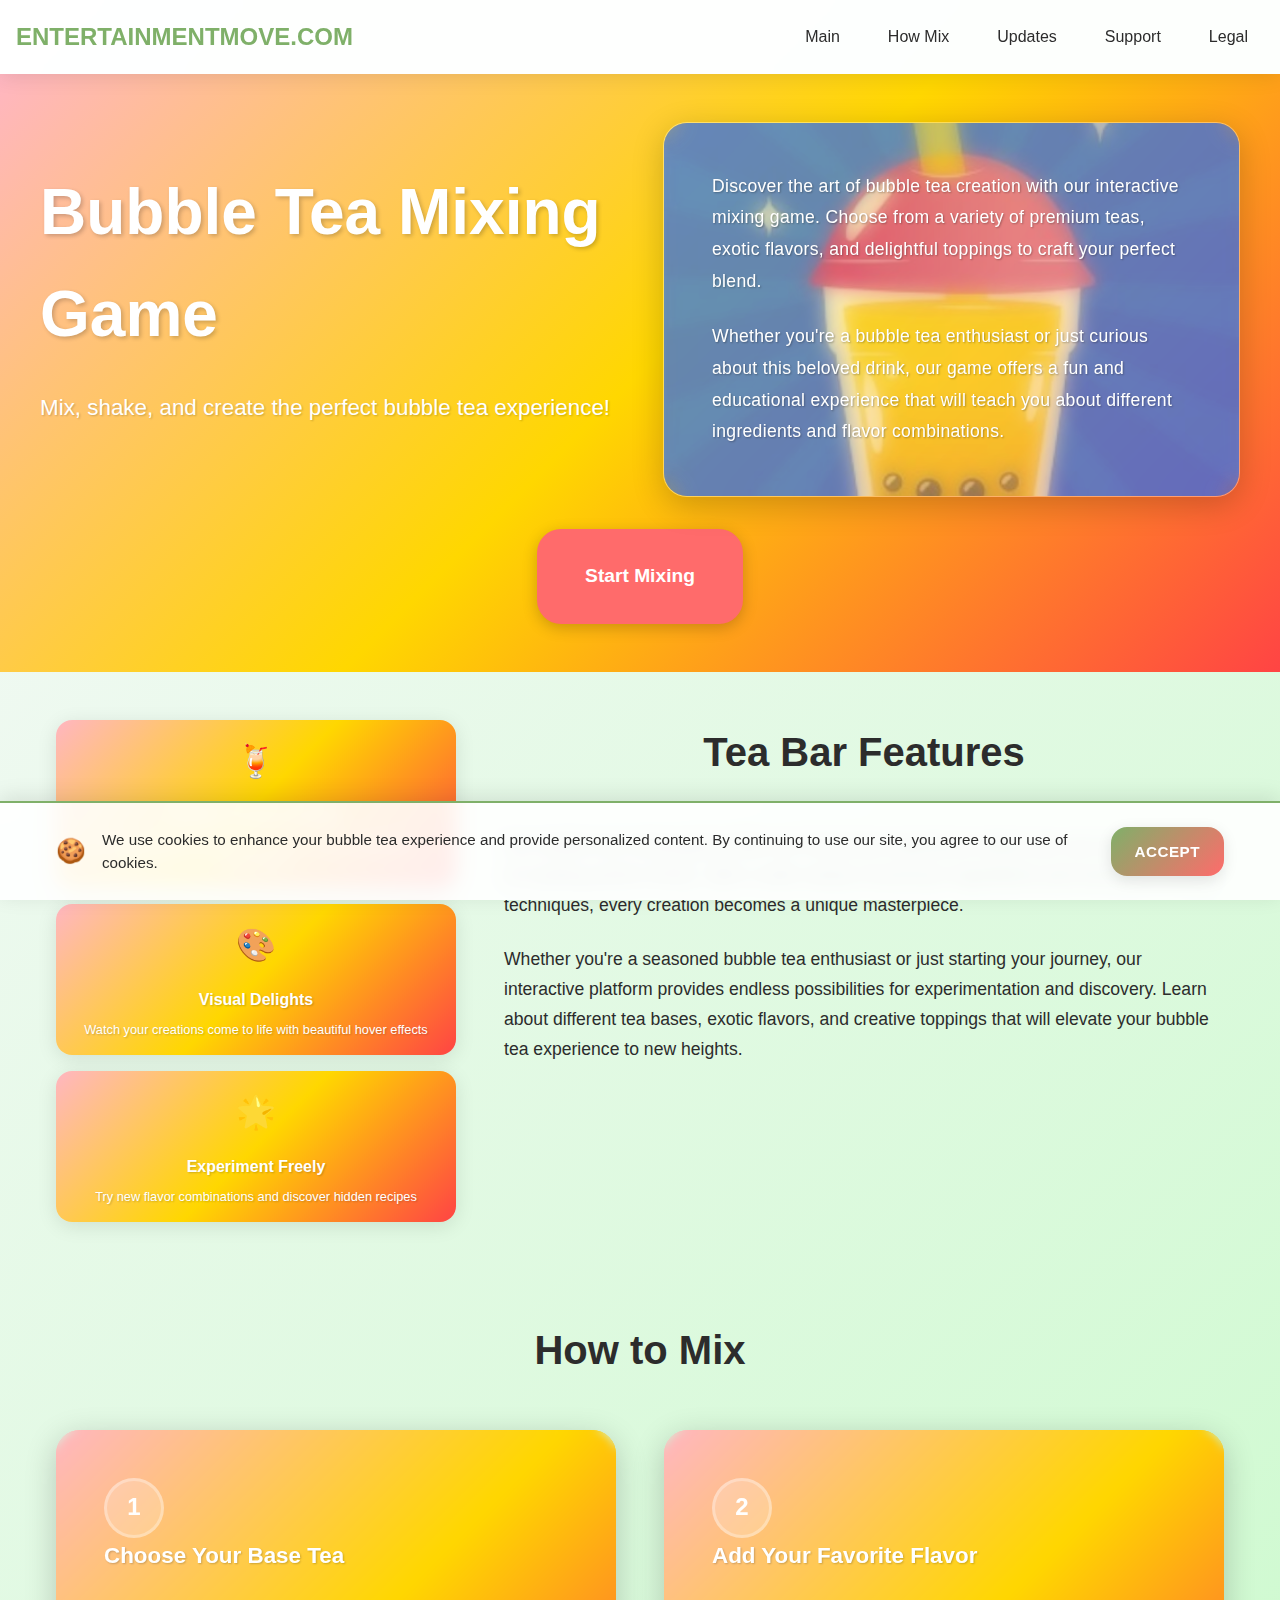
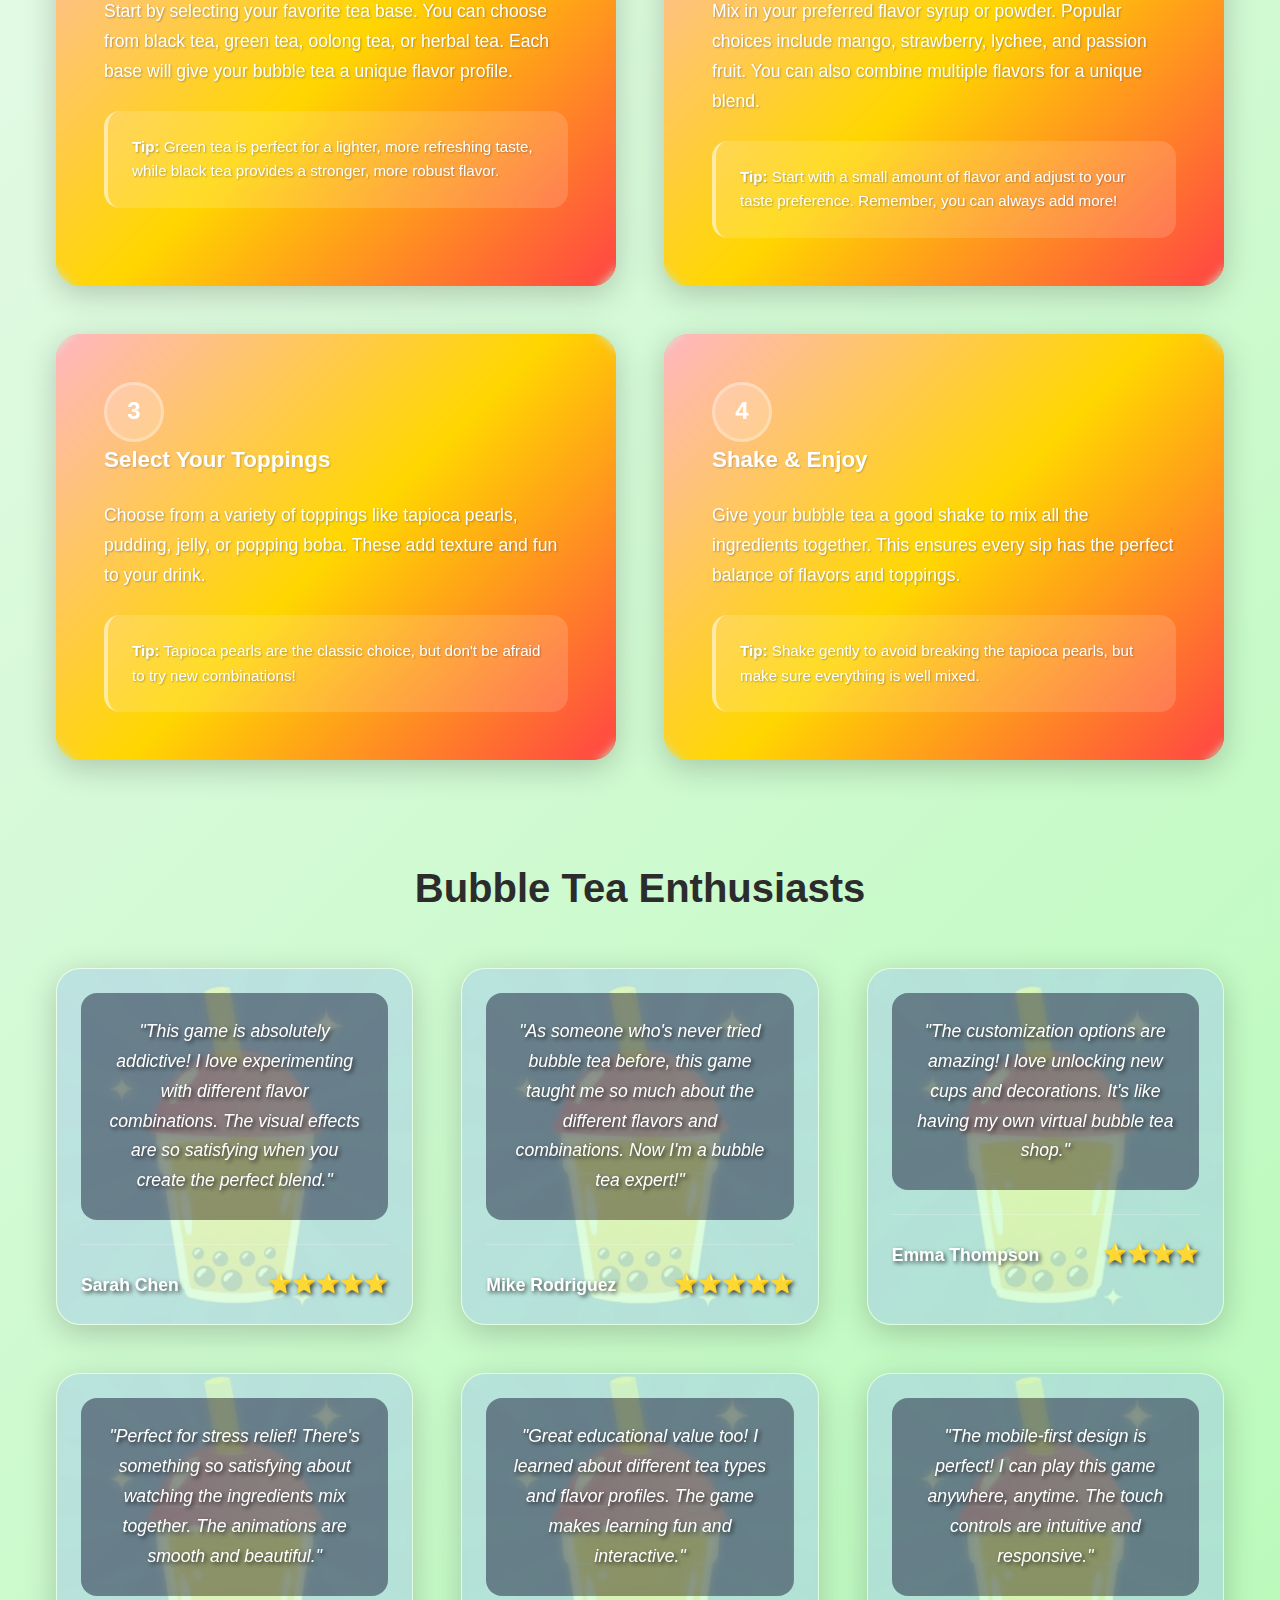
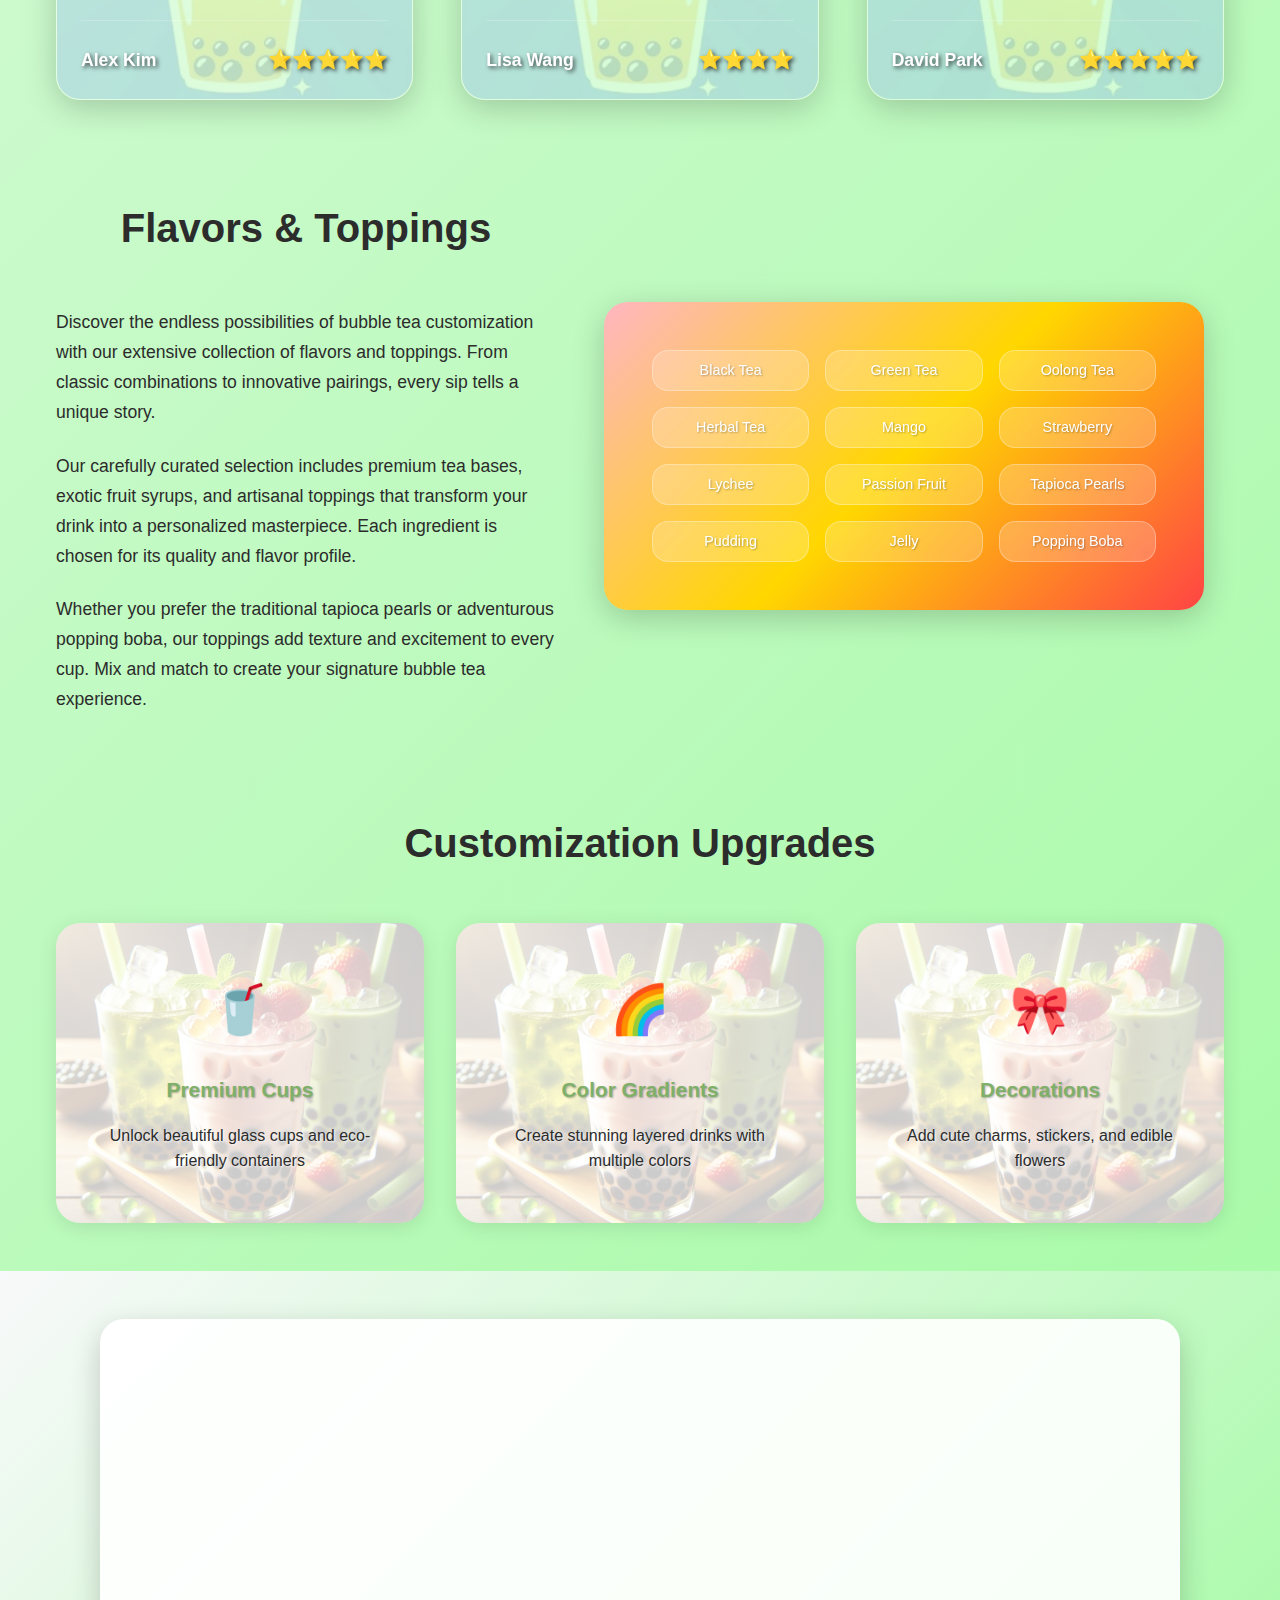
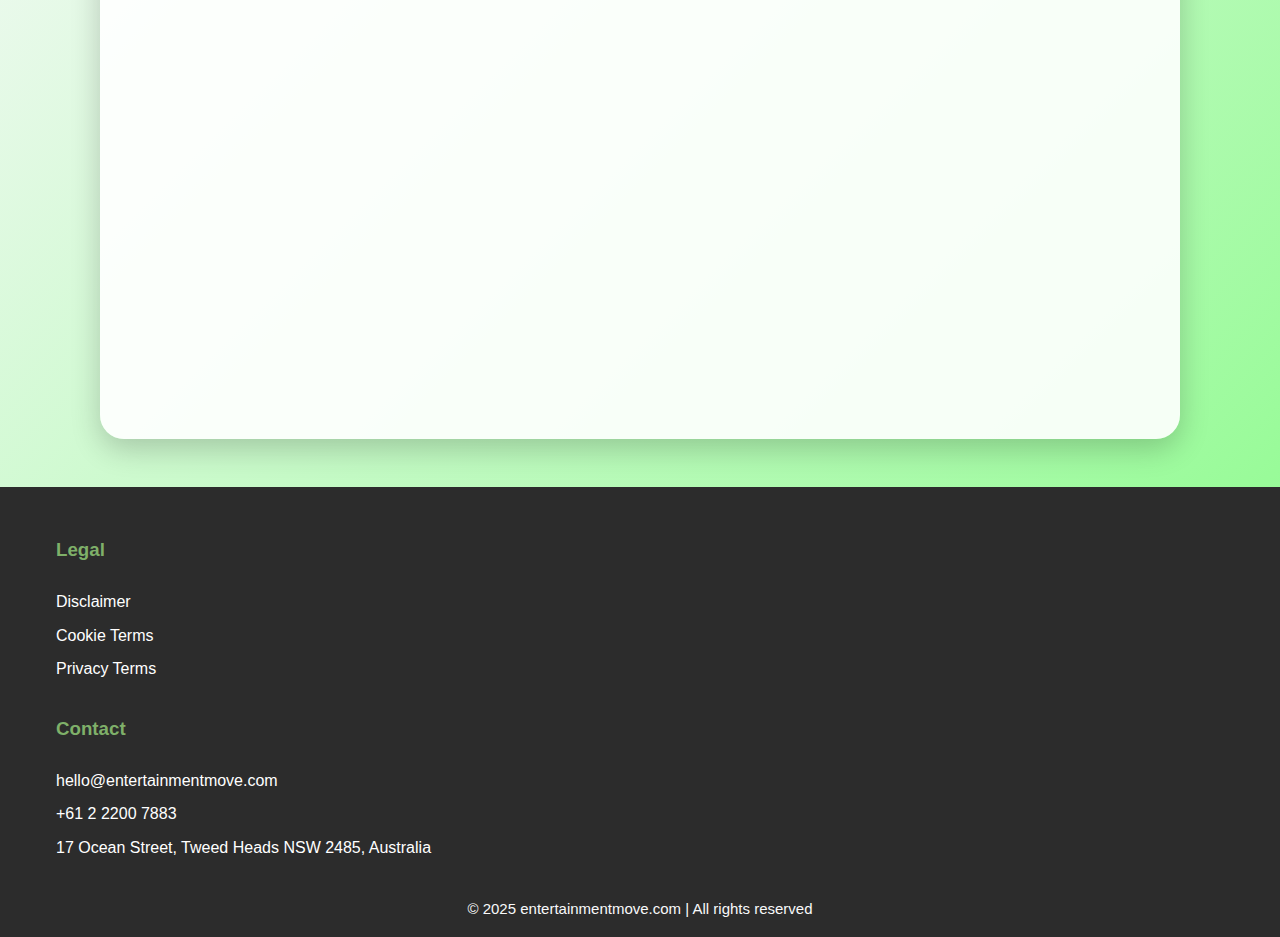
<file: index.html>
<!DOCTYPE html>
<html lang="en">
  <head>
    <meta charset="UTF-8" />
    <meta name="viewport" content="width=device-width, initial-scale=1.0" />
    <meta
      name="description"
      content="Create your perfect bubble tea blend with our interactive mixing game. Choose from premium teas, exotic flavors, and delightful toppings to craft unique drinks. Experience the art of bubble tea creation!"
    />
    <title>
      Bubble Tea Mixing Game - Create Your Perfect Blend | entertainmentmove.com
    </title>
    <link rel="icon" href="assets/favicon.ico" />
    <link rel="stylesheet" href="css/brew-styles.css" />
    <link rel="stylesheet" href="css/tea-animations.css" />
  </head>
  <body>
    <div id="header-container"></div>

    <main class="brew-main">
      <!-- Hero Section -->
      <section class="tea-hero">
        <div class="tea-hero-container">
          <div class="tea-hero-content">
            <h1 class="tea-hero-title">Bubble Tea Mixing Game</h1>
            <p class="tea-hero-slogan">
              Mix, shake, and create the perfect bubble tea experience!
            </p>
          </div>
          <div class="tea-hero-card">
            <div class="tea-card-background"></div>
            <div class="tea-card-content">
              <p class="tea-card-text">
                Discover the art of bubble tea creation with our interactive
                mixing game. Choose from a variety of premium teas, exotic
                flavors, and delightful toppings to craft your perfect blend.
              </p>
              <p class="tea-card-text">
                Whether you're a bubble tea enthusiast or just curious about
                this beloved drink, our game offers a fun and educational
                experience that will teach you about different ingredients and
                flavor combinations.
              </p>
            </div>
          </div>
        </div>
        <div class="tea-hero-action">
          <a href="#game-section" class="tea-mix-btn"> Start Mixing </a>
        </div>
      </section>

      <!-- Tea Bar Features -->
      <section class="tea-bar-features">
        <div class="features-brew-container">
          <div class="features-bubble-grid">
            <div class="feature-bubble-card">
              <div class="feature-bubble-icon">🍹</div>
              <h3>Create Custom Drinks</h3>
              <p>
                Mix and match ingredients to create unique bubble tea
                combinations
              </p>
            </div>
            <div class="feature-bubble-card">
              <div class="feature-bubble-icon">🎨</div>
              <h3>Visual Delights</h3>
              <p>
                Watch your creations come to life with beautiful hover effects
              </p>
            </div>
            <div class="feature-bubble-card">
              <div class="feature-bubble-icon">🌟</div>
              <h3>Experiment Freely</h3>
              <p>Try new flavor combinations and discover hidden recipes</p>
            </div>
          </div>
          <div class="features-bubble-content">
            <h2 class="features-bubble-title">Tea Bar Features</h2>
            <p class="features-bubble-text">
              Our bubble tea mixing game offers an immersive experience where
              you can explore the art of creating perfect drinks. With a wide
              variety of premium ingredients and innovative mixing techniques,
              every creation becomes a unique masterpiece.
            </p>
            <p class="features-bubble-text">
              Whether you're a seasoned bubble tea enthusiast or just starting
              your journey, our interactive platform provides endless
              possibilities for experimentation and discovery. Learn about
              different tea bases, exotic flavors, and creative toppings that
              will elevate your bubble tea experience to new heights.
            </p>
          </div>
        </div>
      </section>

      <!-- How to Mix -->
      <section id="how-to-play" class="how-to-mix">
        <div class="mix-brew-container">
          <h2 class="mix-bubble-title">How to Mix</h2>
          <div id="mix-instructions" class="mix-bubble-content">
            <!-- Content loaded from JSON -->
          </div>
        </div>
      </section>

      <!-- Customer Feedback -->
      <section class="customer-feedback">
        <div class="feedback-brew-container">
          <h2 class="feedback-bubble-title">Bubble Tea Enthusiasts</h2>
          <div id="feedback-grid" class="feedback-bubble-grid">
            <!-- Content loaded from JSON -->
          </div>
        </div>
      </section>

      <!-- Flavors & Toppings -->
      <section class="flavors-toppings">
        <div class="flavors-brew-container">
          <div class="flavors-bubble-layout">
            <div class="flavors-bubble-content">
              <h2 class="flavors-bubble-title">Flavors & Toppings</h2>
              <p class="flavors-bubble-text">
                Discover the endless possibilities of bubble tea customization
                with our extensive collection of flavors and toppings. From
                classic combinations to innovative pairings, every sip tells a
                unique story.
              </p>
              <p class="flavors-bubble-text">
                Our carefully curated selection includes premium tea bases,
                exotic fruit syrups, and artisanal toppings that transform your
                drink into a personalized masterpiece. Each ingredient is chosen
                for its quality and flavor profile.
              </p>
              <p class="flavors-bubble-text">
                Whether you prefer the traditional tapioca pearls or adventurous
                popping boba, our toppings add texture and excitement to every
                cup. Mix and match to create your signature bubble tea
                experience.
              </p>
            </div>
            <div class="flavors-bubble-card">
              <div class="flavor-items-grid">
                <span class="flavor-item">Black Tea</span>
                <span class="flavor-item">Green Tea</span>
                <span class="flavor-item">Oolong Tea</span>
                <span class="flavor-item">Herbal Tea</span>
                <span class="flavor-item">Mango</span>
                <span class="flavor-item">Strawberry</span>
                <span class="flavor-item">Lychee</span>
                <span class="flavor-item">Passion Fruit</span>
                <span class="flavor-item">Tapioca Pearls</span>
                <span class="flavor-item">Pudding</span>
                <span class="flavor-item">Jelly</span>
                <span class="flavor-item">Popping Boba</span>
              </div>
            </div>
          </div>
        </div>
      </section>

      <!-- Customization Upgrades -->
      <section class="customization-upgrades">
        <div class="upgrades-brew-container">
          <h2 class="upgrades-bubble-title">Customization Upgrades</h2>
          <div class="upgrades-bubble-grid">
            <div class="upgrade-bubble-card">
              <div class="upgrade-bubble-icon">🥤</div>
              <h3>Premium Cups</h3>
              <p>Unlock beautiful glass cups and eco-friendly containers</p>
            </div>
            <div class="upgrade-bubble-card">
              <div class="upgrade-bubble-icon">🌈</div>
              <h3>Color Gradients</h3>
              <p>Create stunning layered drinks with multiple colors</p>
            </div>
            <div class="upgrade-bubble-card">
              <div class="upgrade-bubble-icon">🎀</div>
              <h3>Decorations</h3>
              <p>Add cute charms, stickers, and edible flowers</p>
            </div>
          </div>
        </div>
      </section>

      <!-- Game Section -->
      <section id="game-section" class="game-section">
        <div class="game-container">
          <iframe
            src="https://html5.gamemonetize.co/cox71pgfzhhjtupdzu79zk96l0c9obbj/"
            width="1080"
            height="1920"
            scrolling="none"
            frameborder="0"
            class="game-iframe"
          >
          </iframe>
        </div>
      </section>
    </main>

    <div id="footer-container"></div>

    <!-- Cookie Consent Bar -->
    <div id="cookie-consent" class="cookie-consent">
      <div class="cookie-consent-content">
        <div class="cookie-consent-text">
          <span class="cookie-icon">🍪</span>
          <p>
            We use cookies to enhance your bubble tea experience and provide
            personalized content. By continuing to use our site, you agree to
            our use of cookies.
          </p>
        </div>
        <button id="cookie-accept" class="cookie-accept-btn">Accept</button>
      </div>
    </div>

    <script src="js/tea-loader.js"></script>
    <script src="js/bubble-interactions.js"></script>
    <script src="js/cookie-consent.js"></script>
  </body>
</html>
</file>
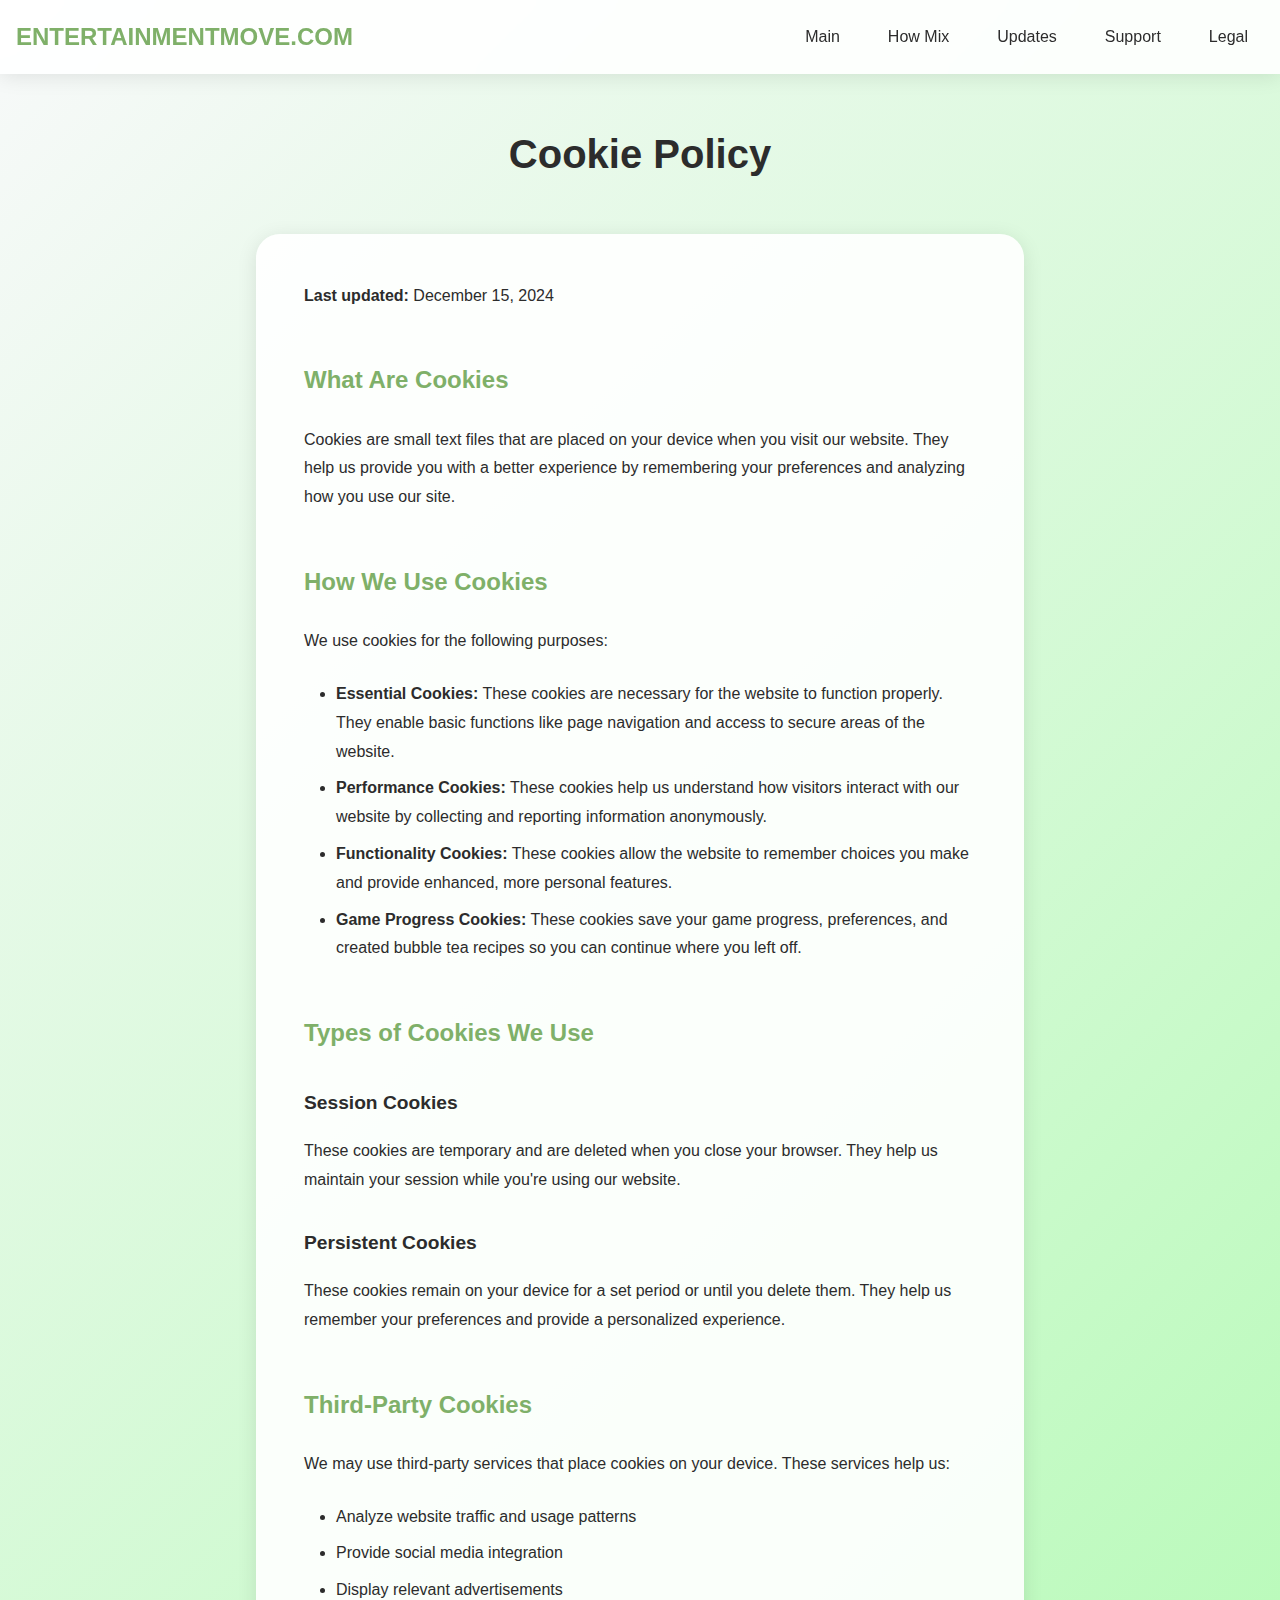
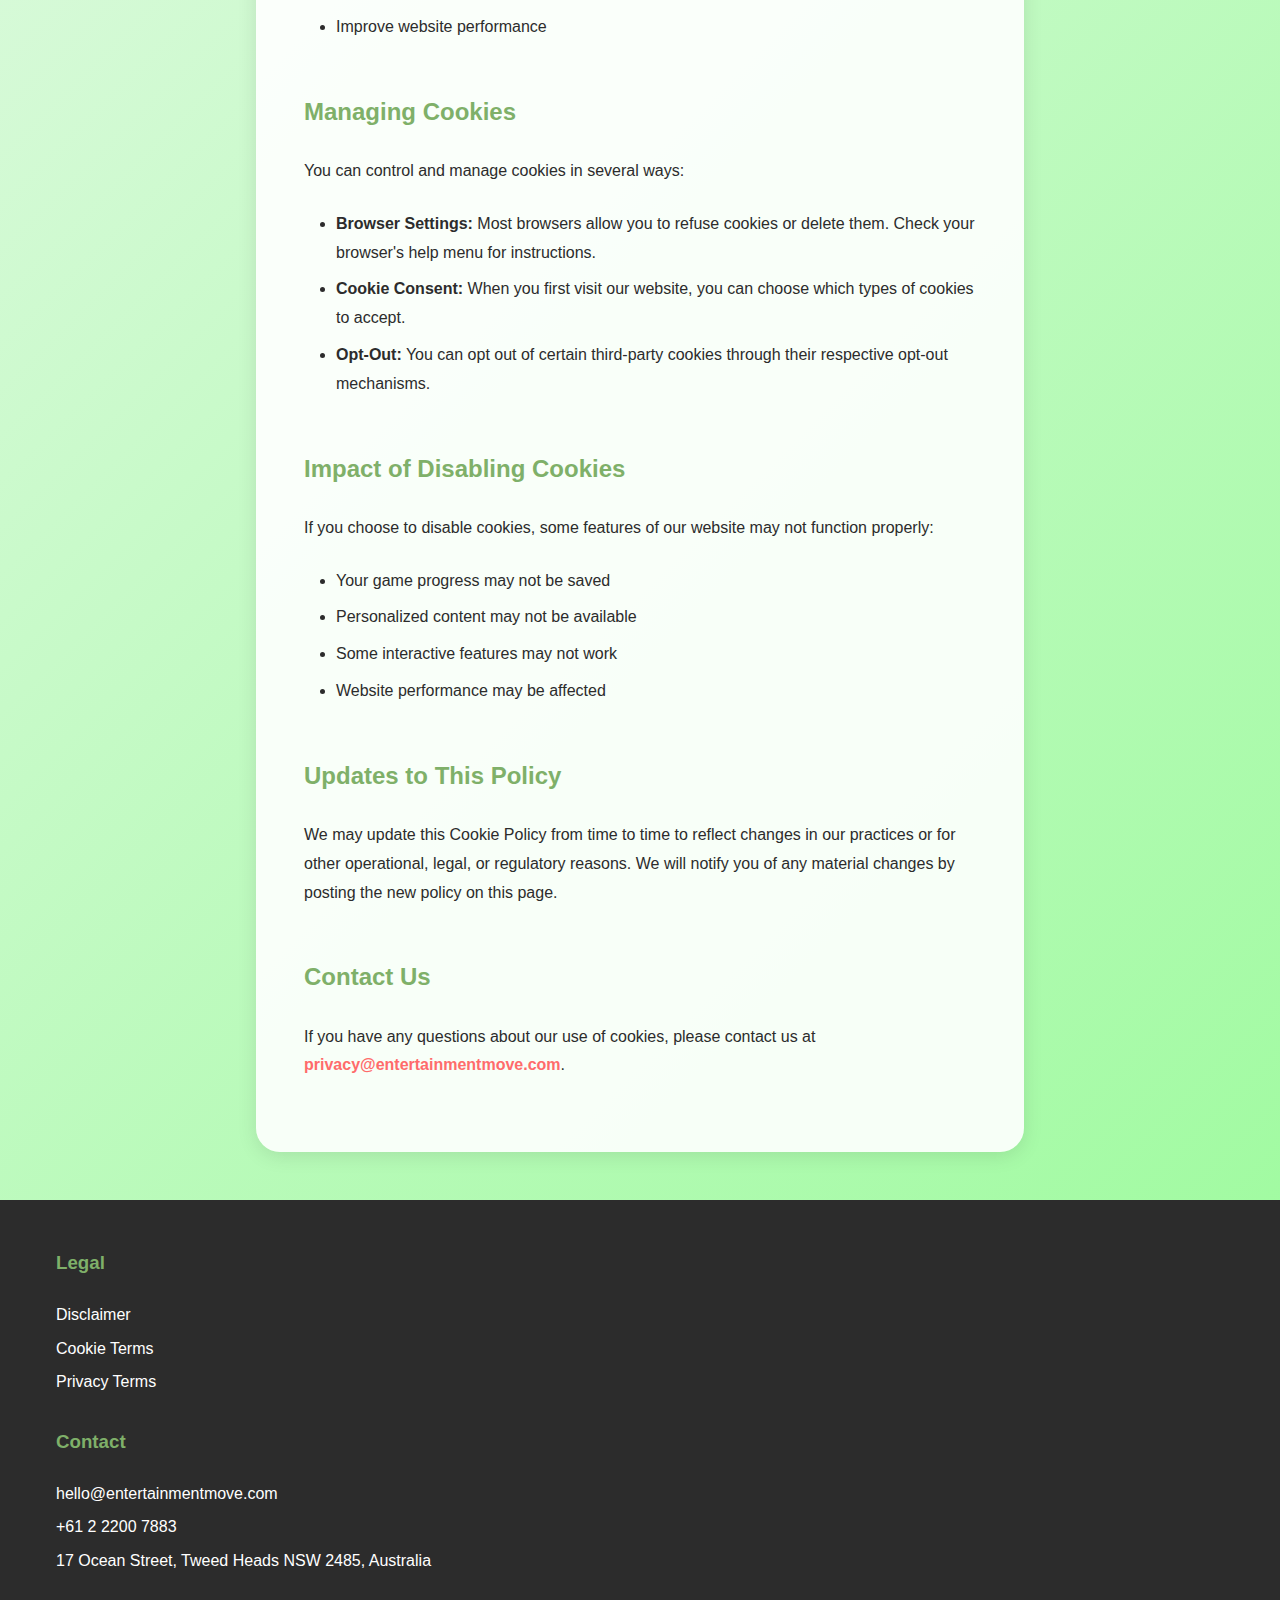
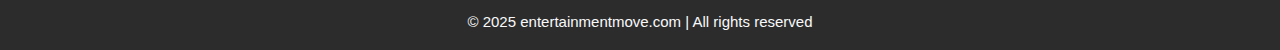
<file: boba-cookies.html>
<!DOCTYPE html>
<html lang="en">
  <head>
    <meta charset="UTF-8" />
    <meta name="viewport" content="width=device-width, initial-scale=1.0" />
    <meta
      name="description"
      content="Learn about how we use cookies on our bubble tea mixing game website. Understand cookie types, management options, and their impact on your gaming experience."
    />
    <title>
      Cookie Policy - Bubble Tea Mixing Game | entertainmentmove.com
    </title>
    <link rel="icon" href="assets/favicon.ico" />
    <link rel="stylesheet" href="css/brew-styles.css" />
    <link rel="stylesheet" href="css/tea-animations.css" />
  </head>
  <body>
    <div id="header-container"></div>

    <main class="brew-main">
      <section class="legal-content">
        <div class="legal-brew-container">
          <h1 class="legal-bubble-title">Cookie Policy</h1>

          <div class="legal-bubble-content">
            <p><strong>Last updated:</strong> December 15, 2024</p>

            <h2>What Are Cookies</h2>
            <p>
              Cookies are small text files that are placed on your device when
              you visit our website. They help us provide you with a better
              experience by remembering your preferences and analyzing how you
              use our site.
            </p>

            <h2>How We Use Cookies</h2>
            <p>We use cookies for the following purposes:</p>
            <ul>
              <li>
                <strong>Essential Cookies:</strong> These cookies are necessary
                for the website to function properly. They enable basic
                functions like page navigation and access to secure areas of the
                website.
              </li>
              <li>
                <strong>Performance Cookies:</strong> These cookies help us
                understand how visitors interact with our website by collecting
                and reporting information anonymously.
              </li>
              <li>
                <strong>Functionality Cookies:</strong> These cookies allow the
                website to remember choices you make and provide enhanced, more
                personal features.
              </li>
              <li>
                <strong>Game Progress Cookies:</strong> These cookies save your
                game progress, preferences, and created bubble tea recipes so
                you can continue where you left off.
              </li>
            </ul>

            <h2>Types of Cookies We Use</h2>
            <h3>Session Cookies</h3>
            <p>
              These cookies are temporary and are deleted when you close your
              browser. They help us maintain your session while you're using our
              website.
            </p>

            <h3>Persistent Cookies</h3>
            <p>
              These cookies remain on your device for a set period or until you
              delete them. They help us remember your preferences and provide a
              personalized experience.
            </p>

            <h2>Third-Party Cookies</h2>
            <p>
              We may use third-party services that place cookies on your device.
              These services help us:
            </p>
            <ul>
              <li>Analyze website traffic and usage patterns</li>
              <li>Provide social media integration</li>
              <li>Display relevant advertisements</li>
              <li>Improve website performance</li>
            </ul>

            <h2>Managing Cookies</h2>
            <p>You can control and manage cookies in several ways:</p>
            <ul>
              <li>
                <strong>Browser Settings:</strong> Most browsers allow you to
                refuse cookies or delete them. Check your browser's help menu
                for instructions.
              </li>
              <li>
                <strong>Cookie Consent:</strong> When you first visit our
                website, you can choose which types of cookies to accept.
              </li>
              <li>
                <strong>Opt-Out:</strong> You can opt out of certain third-party
                cookies through their respective opt-out mechanisms.
              </li>
            </ul>

            <h2>Impact of Disabling Cookies</h2>
            <p>
              If you choose to disable cookies, some features of our website may
              not function properly:
            </p>
            <ul>
              <li>Your game progress may not be saved</li>
              <li>Personalized content may not be available</li>
              <li>Some interactive features may not work</li>
              <li>Website performance may be affected</li>
            </ul>

            <h2>Updates to This Policy</h2>
            <p>
              We may update this Cookie Policy from time to time to reflect
              changes in our practices or for other operational, legal, or
              regulatory reasons. We will notify you of any material changes by
              posting the new policy on this page.
            </p>

            <h2>Contact Us</h2>
            <p>
              If you have any questions about our use of cookies, please contact
              us at
              <a href="mailto:privacy@entertainmentmove.com"
                >privacy@entertainmentmove.com</a
              >.
            </p>
          </div>
        </div>
      </section>
    </main>

    <div id="footer-container"></div>

    <script src="js/tea-loader.js"></script>
  </body>
</html>
</file>
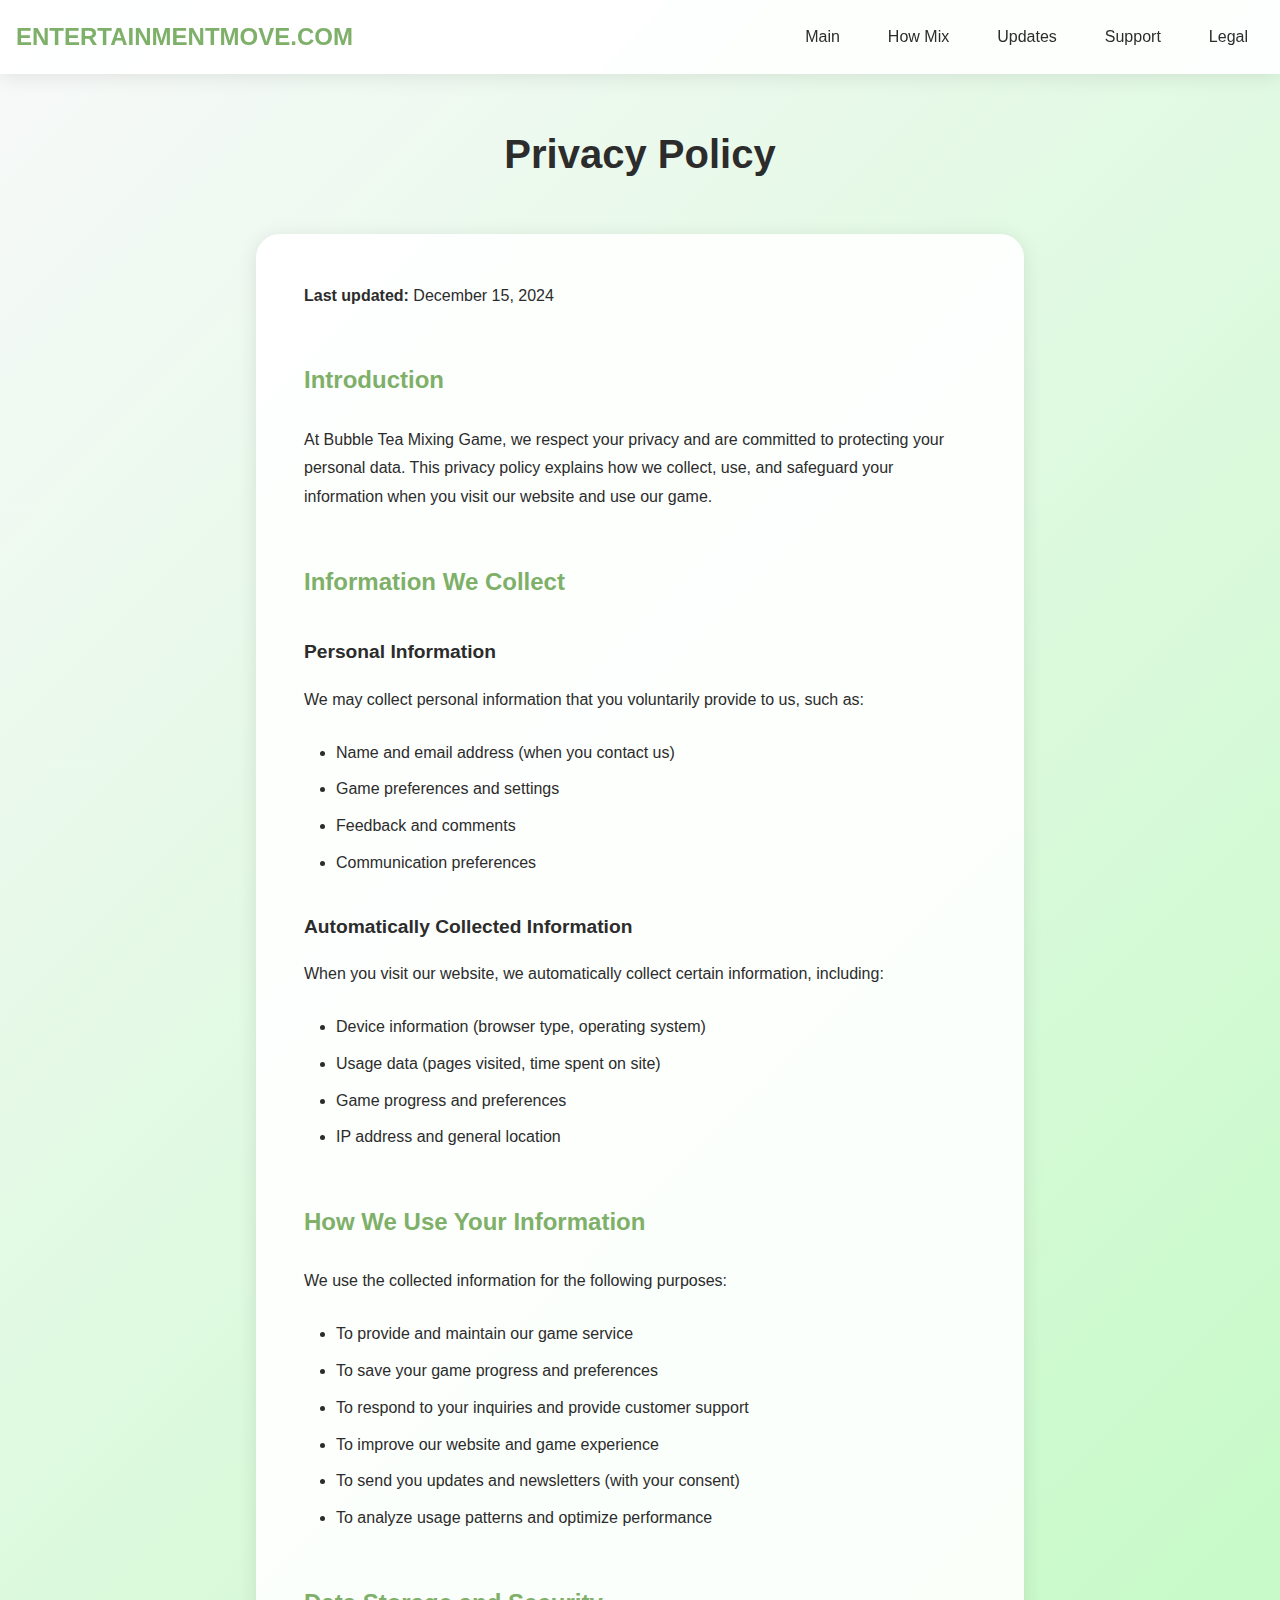
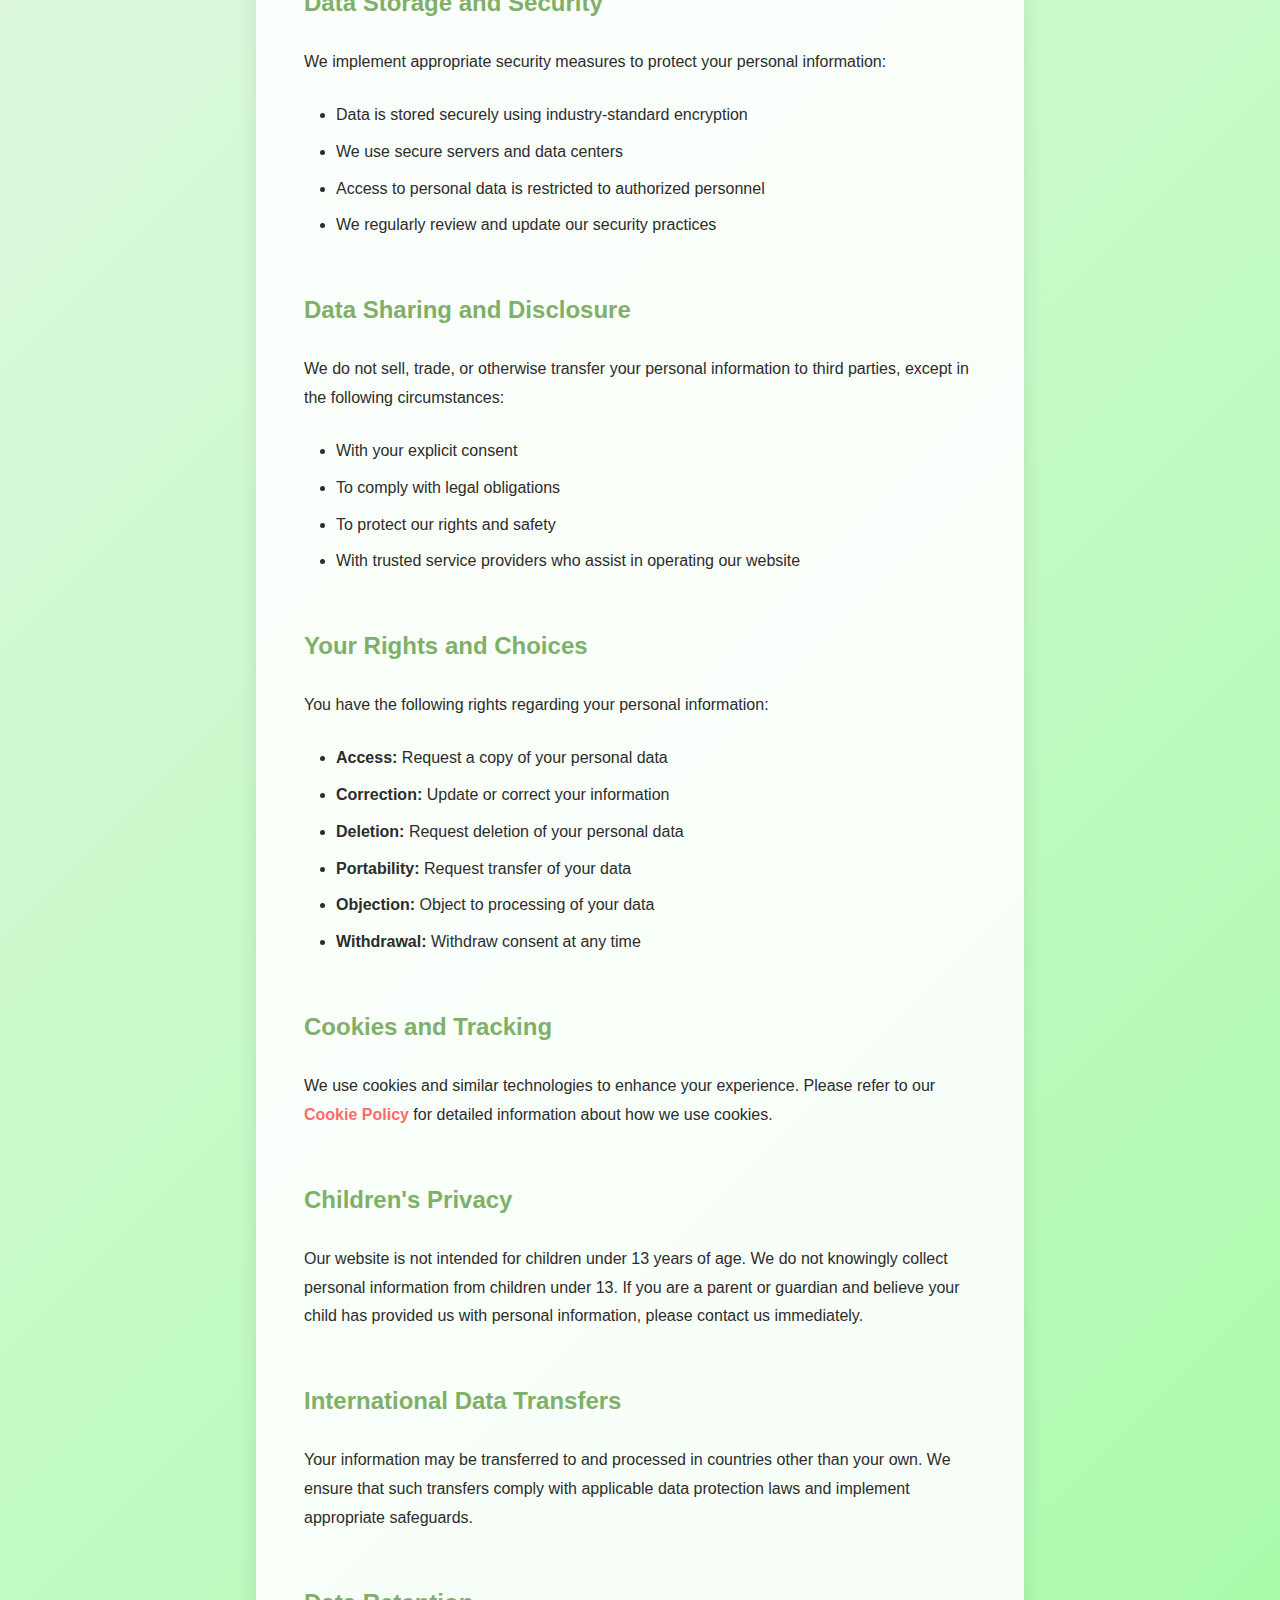
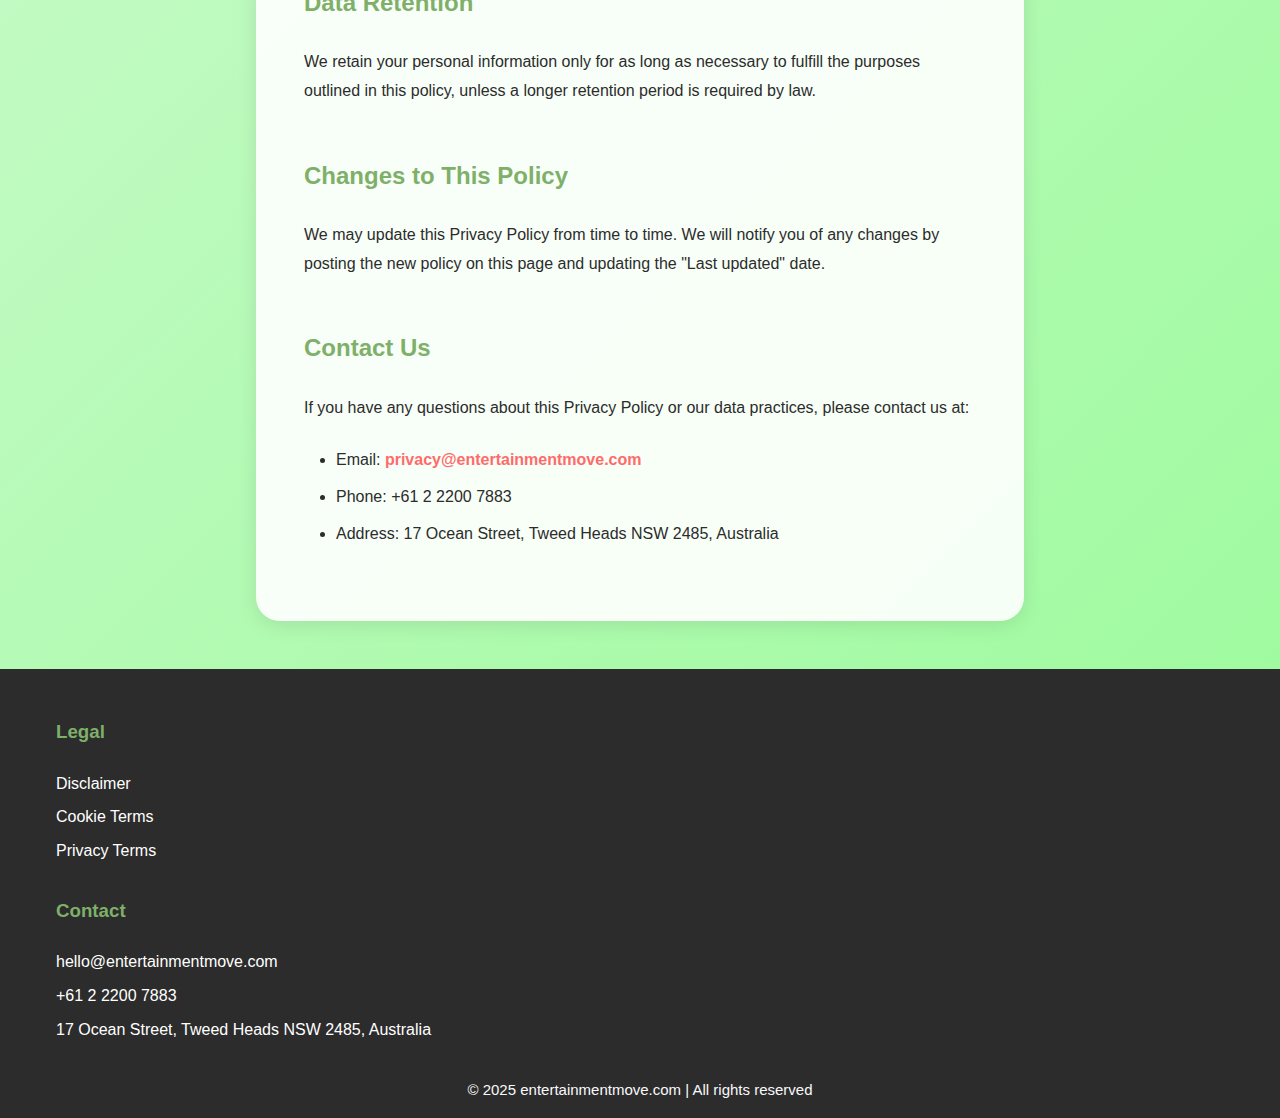
<file: boba-privacy.html>
<!DOCTYPE html>
<html lang="en">
  <head>
    <meta charset="UTF-8" />
    <meta name="viewport" content="width=device-width, initial-scale=1.0" />
    <meta
      name="description"
      content="Our privacy policy explains how we collect, use, and protect your personal information when you use our bubble tea mixing game. Learn about your rights and our data practices."
    />
    <title>
      Privacy Policy - Bubble Tea Mixing Game | entertainmentmove.com
    </title>
    <link rel="icon" href="assets/favicon.ico" />
    <link rel="stylesheet" href="css/brew-styles.css" />
    <link rel="stylesheet" href="css/tea-animations.css" />
  </head>
  <body>
    <div id="header-container"></div>

    <main class="brew-main">
      <section class="legal-content">
        <div class="legal-brew-container">
          <h1 class="legal-bubble-title">Privacy Policy</h1>

          <div class="legal-bubble-content">
            <p><strong>Last updated:</strong> December 15, 2024</p>

            <h2>Introduction</h2>
            <p>
              At Bubble Tea Mixing Game, we respect your privacy and are
              committed to protecting your personal data. This privacy policy
              explains how we collect, use, and safeguard your information when
              you visit our website and use our game.
            </p>

            <h2>Information We Collect</h2>
            <h3>Personal Information</h3>
            <p>
              We may collect personal information that you voluntarily provide
              to us, such as:
            </p>
            <ul>
              <li>Name and email address (when you contact us)</li>
              <li>Game preferences and settings</li>
              <li>Feedback and comments</li>
              <li>Communication preferences</li>
            </ul>

            <h3>Automatically Collected Information</h3>
            <p>
              When you visit our website, we automatically collect certain
              information, including:
            </p>
            <ul>
              <li>Device information (browser type, operating system)</li>
              <li>Usage data (pages visited, time spent on site)</li>
              <li>Game progress and preferences</li>
              <li>IP address and general location</li>
            </ul>

            <h2>How We Use Your Information</h2>
            <p>We use the collected information for the following purposes:</p>
            <ul>
              <li>To provide and maintain our game service</li>
              <li>To save your game progress and preferences</li>
              <li>To respond to your inquiries and provide customer support</li>
              <li>To improve our website and game experience</li>
              <li>To send you updates and newsletters (with your consent)</li>
              <li>To analyze usage patterns and optimize performance</li>
            </ul>

            <h2>Data Storage and Security</h2>
            <p>
              We implement appropriate security measures to protect your
              personal information:
            </p>
            <ul>
              <li>
                Data is stored securely using industry-standard encryption
              </li>
              <li>We use secure servers and data centers</li>
              <li>
                Access to personal data is restricted to authorized personnel
              </li>
              <li>We regularly review and update our security practices</li>
            </ul>

            <h2>Data Sharing and Disclosure</h2>
            <p>
              We do not sell, trade, or otherwise transfer your personal
              information to third parties, except in the following
              circumstances:
            </p>
            <ul>
              <li>With your explicit consent</li>
              <li>To comply with legal obligations</li>
              <li>To protect our rights and safety</li>
              <li>
                With trusted service providers who assist in operating our
                website
              </li>
            </ul>

            <h2>Your Rights and Choices</h2>
            <p>
              You have the following rights regarding your personal information:
            </p>
            <ul>
              <li>
                <strong>Access:</strong> Request a copy of your personal data
              </li>
              <li>
                <strong>Correction:</strong> Update or correct your information
              </li>
              <li>
                <strong>Deletion:</strong> Request deletion of your personal
                data
              </li>
              <li>
                <strong>Portability:</strong> Request transfer of your data
              </li>
              <li>
                <strong>Objection:</strong> Object to processing of your data
              </li>
              <li><strong>Withdrawal:</strong> Withdraw consent at any time</li>
            </ul>

            <h2>Cookies and Tracking</h2>
            <p>
              We use cookies and similar technologies to enhance your
              experience. Please refer to our
              <a href="boba-cookies.html">Cookie Policy</a> for detailed
              information about how we use cookies.
            </p>

            <h2>Children's Privacy</h2>
            <p>
              Our website is not intended for children under 13 years of age. We
              do not knowingly collect personal information from children under
              13. If you are a parent or guardian and believe your child has
              provided us with personal information, please contact us
              immediately.
            </p>

            <h2>International Data Transfers</h2>
            <p>
              Your information may be transferred to and processed in countries
              other than your own. We ensure that such transfers comply with
              applicable data protection laws and implement appropriate
              safeguards.
            </p>

            <h2>Data Retention</h2>
            <p>
              We retain your personal information only for as long as necessary
              to fulfill the purposes outlined in this policy, unless a longer
              retention period is required by law.
            </p>

            <h2>Changes to This Policy</h2>
            <p>
              We may update this Privacy Policy from time to time. We will
              notify you of any changes by posting the new policy on this page
              and updating the "Last updated" date.
            </p>

            <h2>Contact Us</h2>
            <p>
              If you have any questions about this Privacy Policy or our data
              practices, please contact us at:
            </p>
            <ul>
              <li>
                Email:
                <a href="mailto:privacy@entertainmentmove.com"
                  >privacy@entertainmentmove.com</a
                >
              </li>
              <li>Phone: +61 2 2200 7883</li>
              <li>Address: 17 Ocean Street, Tweed Heads NSW 2485, Australia</li>
            </ul>
          </div>
        </div>
      </section>
    </main>

    <div id="footer-container"></div>

    <script src="js/tea-loader.js"></script>
  </body>
</html>
</file>
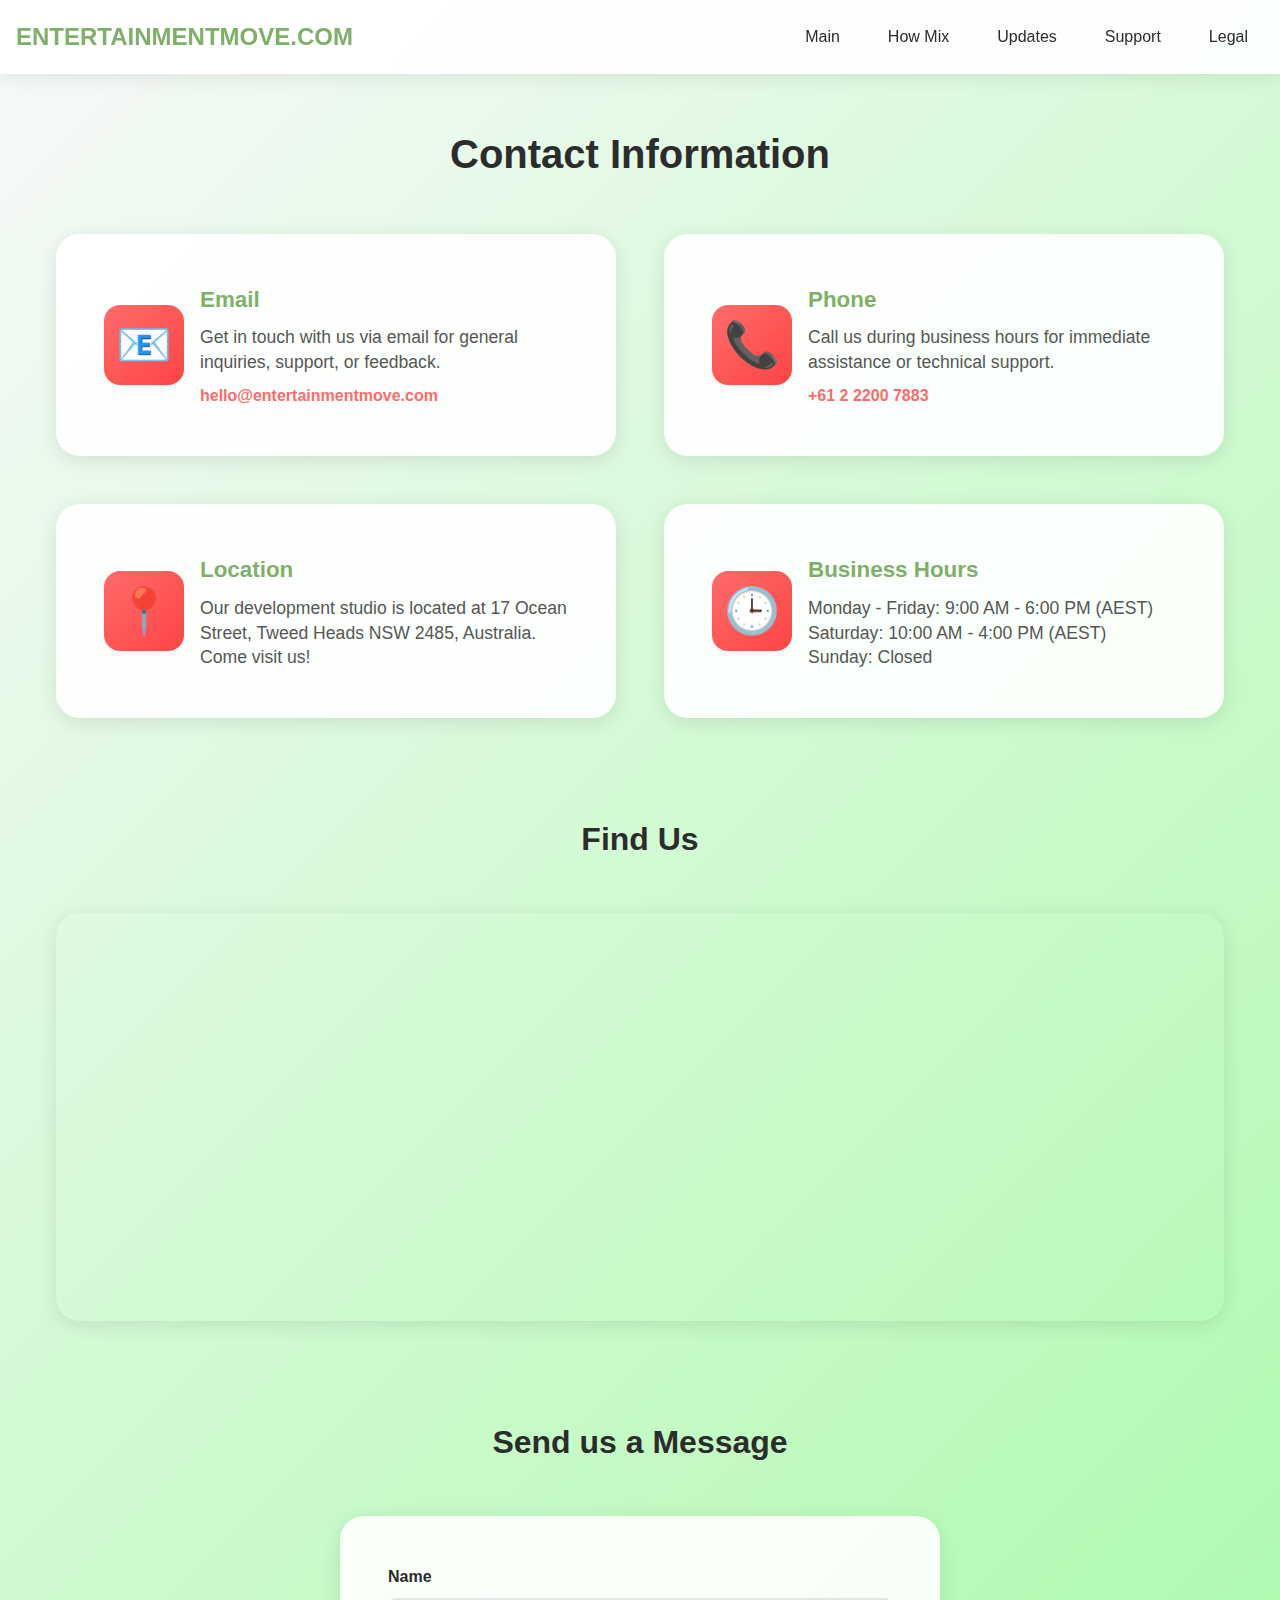
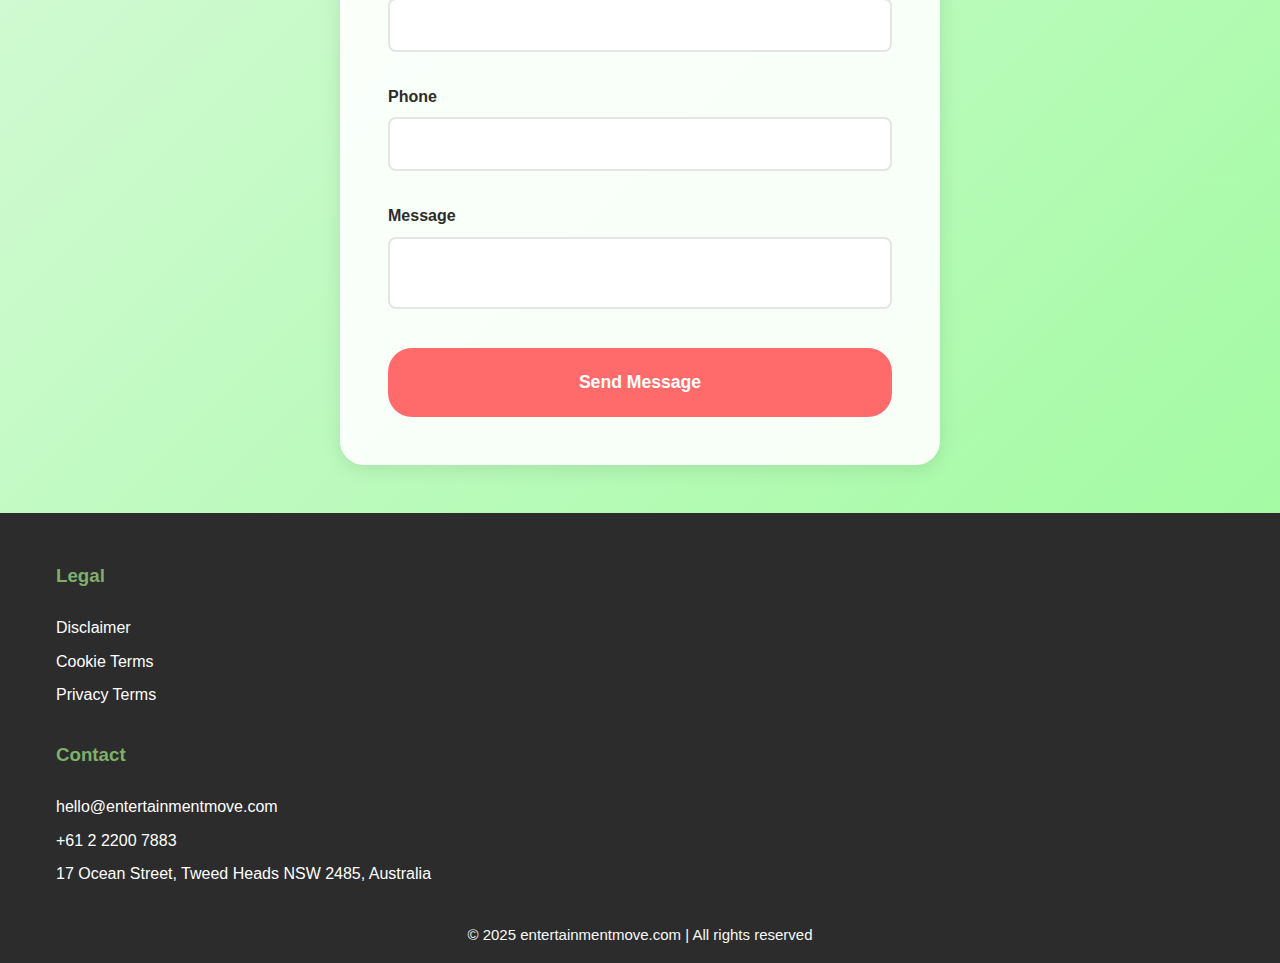
<file: contact-boba.html>
<!DOCTYPE html>
<html lang="en">
  <head>
    <meta charset="UTF-8" />
    <meta name="viewport" content="width=device-width, initial-scale=1.0" />
    <meta
      name="description"
      content="Get in touch with us for support, feedback, or general inquiries about our bubble tea mixing game. We're here to help you with any questions!"
    />
    <title>Contact Us - Bubble Tea Mixing Game | entertainmentmove.com</title>
    <link rel="icon" href="assets/favicon.ico" />
    <link rel="stylesheet" href="css/brew-styles.css" />
    <link rel="stylesheet" href="css/tea-animations.css" />
  </head>
  <body>
    <div id="header-container"></div>

    <main class="brew-main">
      <!-- Hero Section -->

      <!-- Contact Information -->
      <section class="contact-info">
        <div class="contact-brew-container">
          <h2 class="contact-bubble-title">Contact Information</h2>
          <div id="contact-info-content" class="contact-bubble-grid">
            <!-- Content loaded from JSON -->
          </div>
        </div>
      </section>

      <!-- Map Section -->
      <section class="map-section">
        <div class="map-brew-container">
          <h2 class="map-bubble-title">Find Us</h2>
          <div class="map-bubble-container">
            <iframe
              src="https://maps.google.com/maps?q=17%20Ocean%20Street%20Tweed%20Heads%20NSW%202485%20Australia&hl=en&z=14&output=embed"
              width="100%"
              height="400"
              style="border: 0; border-radius: var(--bubble-radius-lg)"
              allowfullscreen=""
              loading="lazy"
              referrerpolicy="no-referrer-when-downgrade"
            >
            </iframe>
          </div>
        </div>
      </section>

      <!-- Contact Form -->
      <section class="contact-form">
        <div class="form-brew-container">
          <h2 class="form-bubble-title">Send us a Message</h2>
          <form id="bubble-contact-form" class="bubble-form">
            <div class="form-bubble-group">
              <label for="bubble-name" class="form-bubble-label">Name</label>
              <input
                type="text"
                id="bubble-name"
                name="name"
                class="form-bubble-input"
                autocomplete="name"
                required
              />
            </div>

            <div class="form-bubble-group">
              <label for="bubble-phone" class="form-bubble-label">Phone</label>
              <input
                type="tel"
                id="bubble-phone"
                name="phone"
                class="form-bubble-input"
                autocomplete="tel"
                required
              />
            </div>

            <div class="form-bubble-group">
              <label for="bubble-message" class="form-bubble-label"
                >Message</label
              >
              <textarea
                id="bubble-message"
                name="message"
                class="form-bubble-textarea"
                autocomplete="off"
                required
              ></textarea>
            </div>

            <button type="submit" class="form-bubble-submit">
              Send Message
            </button>
          </form>
        </div>
      </section>
    </main>

    <div id="footer-container"></div>

    <script src="js/tea-loader.js"></script>
    <script src="js/contact-loader.js"></script>
  </body>
</html>
</file>
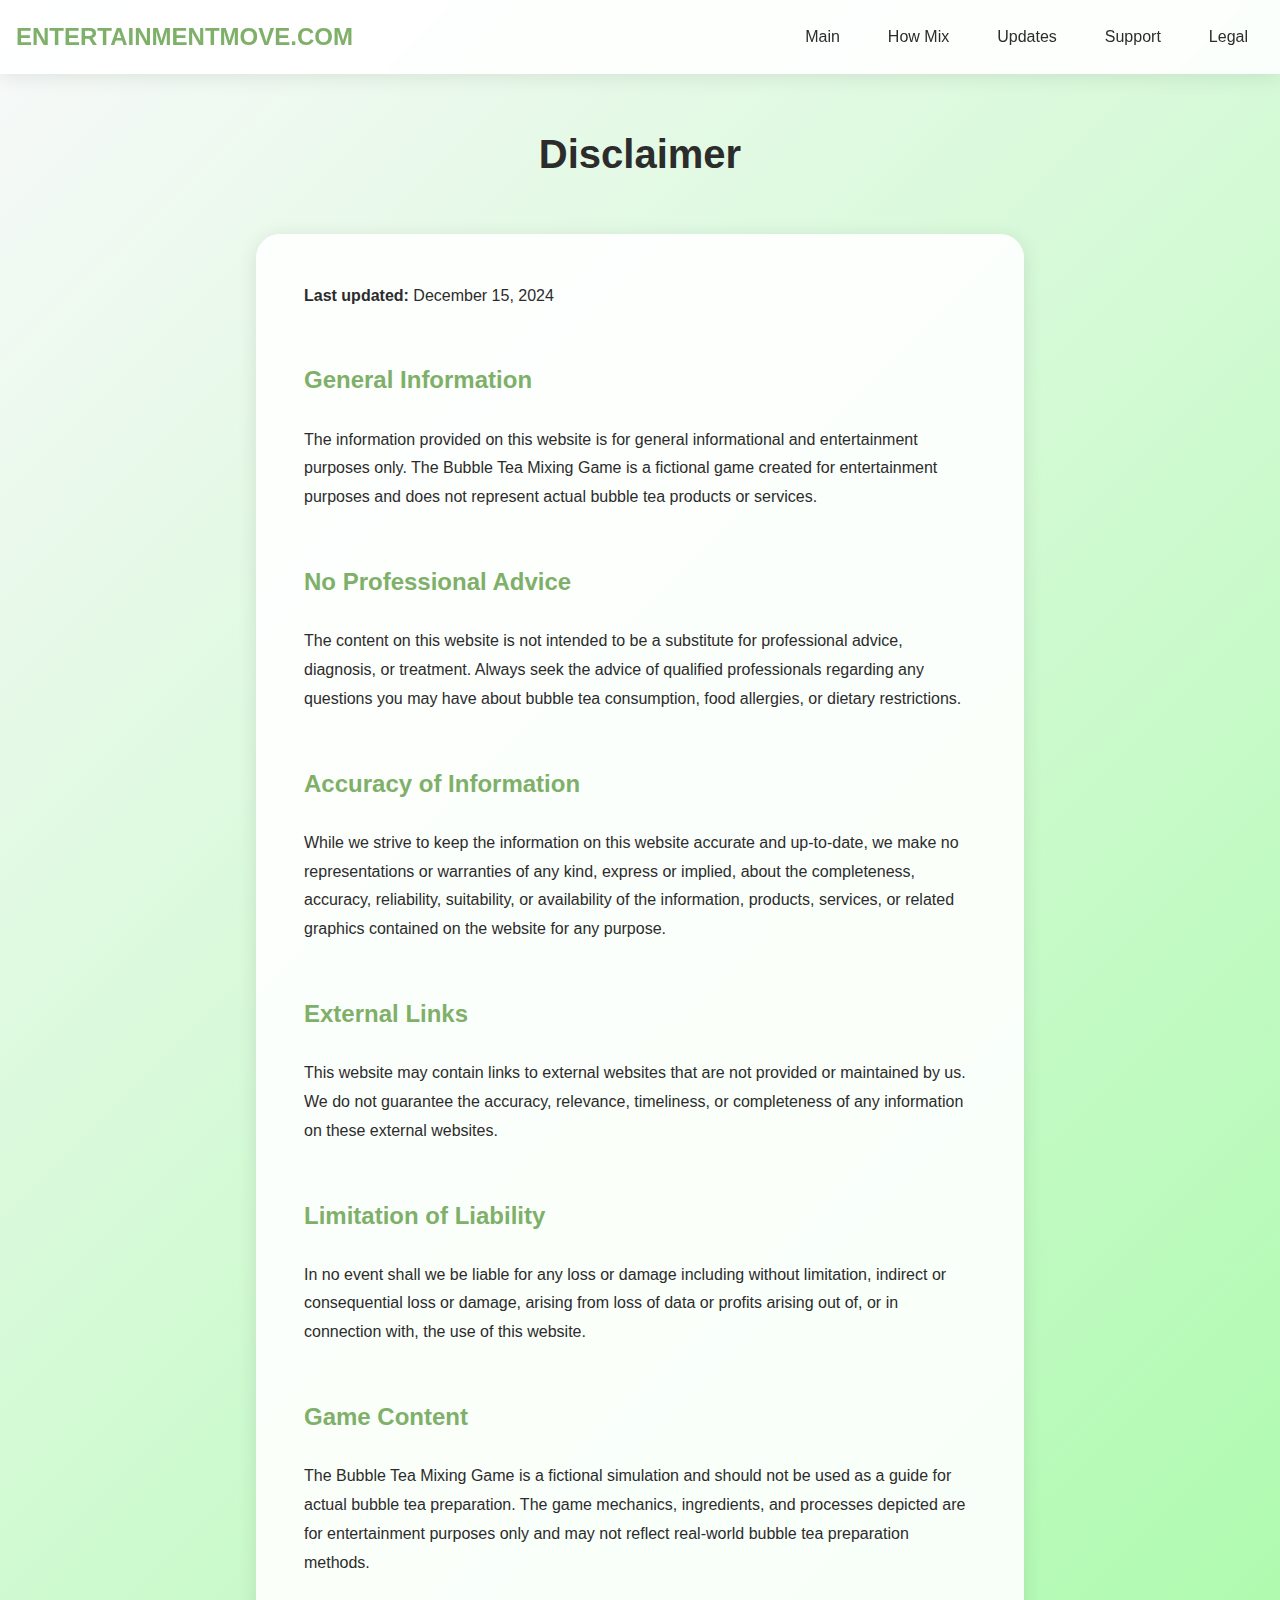
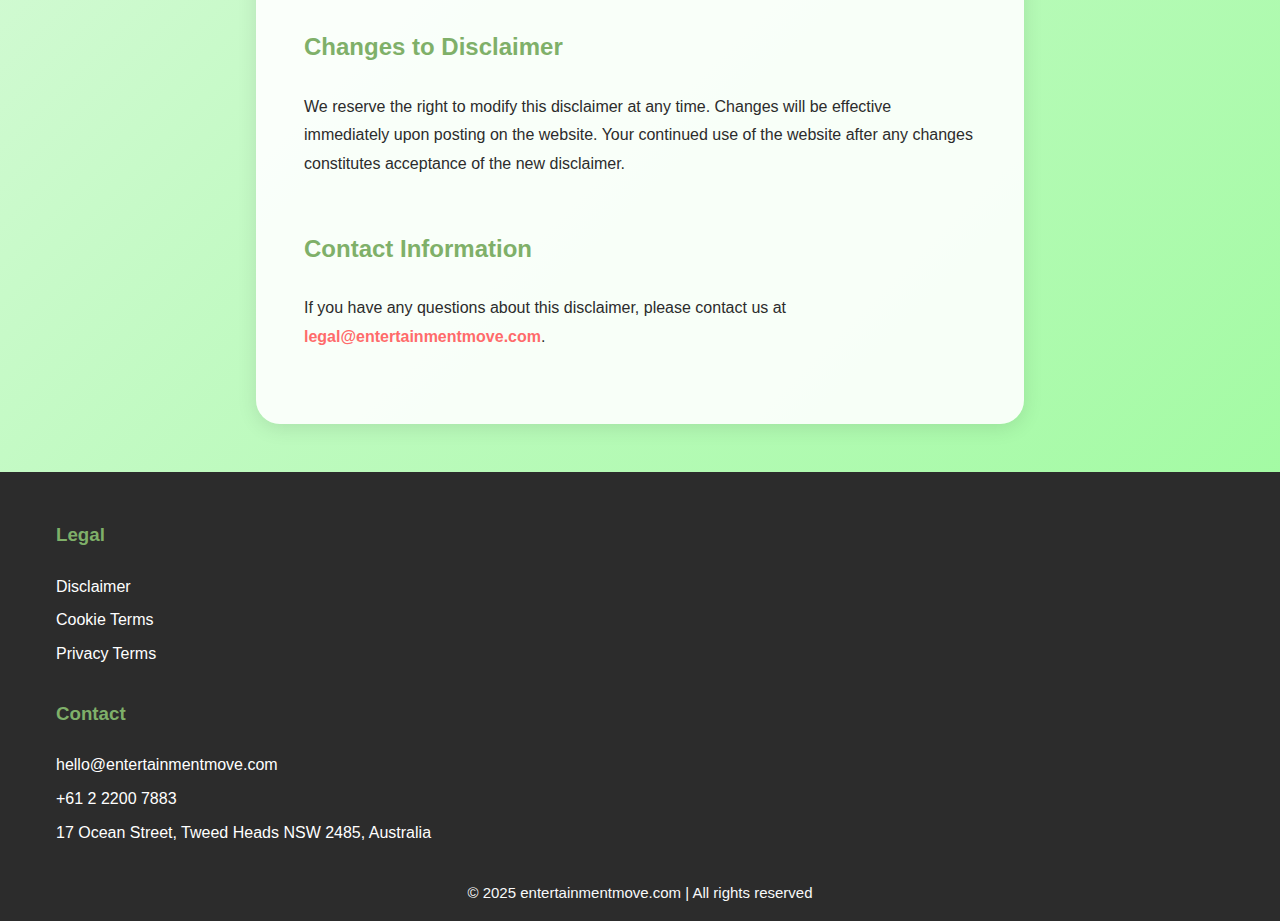
<file: tea-disclaimer.html>
<!DOCTYPE html>
<html lang="en">
  <head>
    <meta charset="UTF-8" />
    <meta name="viewport" content="width=device-width, initial-scale=1.0" />
    <meta
      name="description"
      content="Important legal disclaimer for our bubble tea mixing game. Read about our terms, limitations, and important information about the fictional nature of our game."
    />
    <title>Disclaimer - Bubble Tea Mixing Game | entertainmentmove.com</title>
    <link rel="icon" href="assets/favicon.ico" />
    <link rel="stylesheet" href="css/brew-styles.css" />
    <link rel="stylesheet" href="css/tea-animations.css" />
  </head>
  <body>
    <div id="header-container"></div>

    <main class="brew-main">
      <section class="legal-content">
        <div class="legal-brew-container">
          <h1 class="legal-bubble-title">Disclaimer</h1>

          <div class="legal-bubble-content">
            <p><strong>Last updated:</strong> December 15, 2024</p>

            <h2>General Information</h2>
            <p>
              The information provided on this website is for general
              informational and entertainment purposes only. The Bubble Tea
              Mixing Game is a fictional game created for entertainment purposes
              and does not represent actual bubble tea products or services.
            </p>

            <h2>No Professional Advice</h2>
            <p>
              The content on this website is not intended to be a substitute for
              professional advice, diagnosis, or treatment. Always seek the
              advice of qualified professionals regarding any questions you may
              have about bubble tea consumption, food allergies, or dietary
              restrictions.
            </p>

            <h2>Accuracy of Information</h2>
            <p>
              While we strive to keep the information on this website accurate
              and up-to-date, we make no representations or warranties of any
              kind, express or implied, about the completeness, accuracy,
              reliability, suitability, or availability of the information,
              products, services, or related graphics contained on the website
              for any purpose.
            </p>

            <h2>External Links</h2>
            <p>
              This website may contain links to external websites that are not
              provided or maintained by us. We do not guarantee the accuracy,
              relevance, timeliness, or completeness of any information on these
              external websites.
            </p>

            <h2>Limitation of Liability</h2>
            <p>
              In no event shall we be liable for any loss or damage including
              without limitation, indirect or consequential loss or damage,
              arising from loss of data or profits arising out of, or in
              connection with, the use of this website.
            </p>

            <h2>Game Content</h2>
            <p>
              The Bubble Tea Mixing Game is a fictional simulation and should
              not be used as a guide for actual bubble tea preparation. The game
              mechanics, ingredients, and processes depicted are for
              entertainment purposes only and may not reflect real-world bubble
              tea preparation methods.
            </p>

            <h2>Changes to Disclaimer</h2>
            <p>
              We reserve the right to modify this disclaimer at any time.
              Changes will be effective immediately upon posting on the website.
              Your continued use of the website after any changes constitutes
              acceptance of the new disclaimer.
            </p>

            <h2>Contact Information</h2>
            <p>
              If you have any questions about this disclaimer, please contact us
              at
              <a href="mailto:legal@entertainmentmove.com"
                >legal@entertainmentmove.com</a
              >.
            </p>
          </div>
        </div>
      </section>
    </main>

    <div id="footer-container"></div>

    <script src="js/tea-loader.js"></script>
  </body>
</html>
</file>
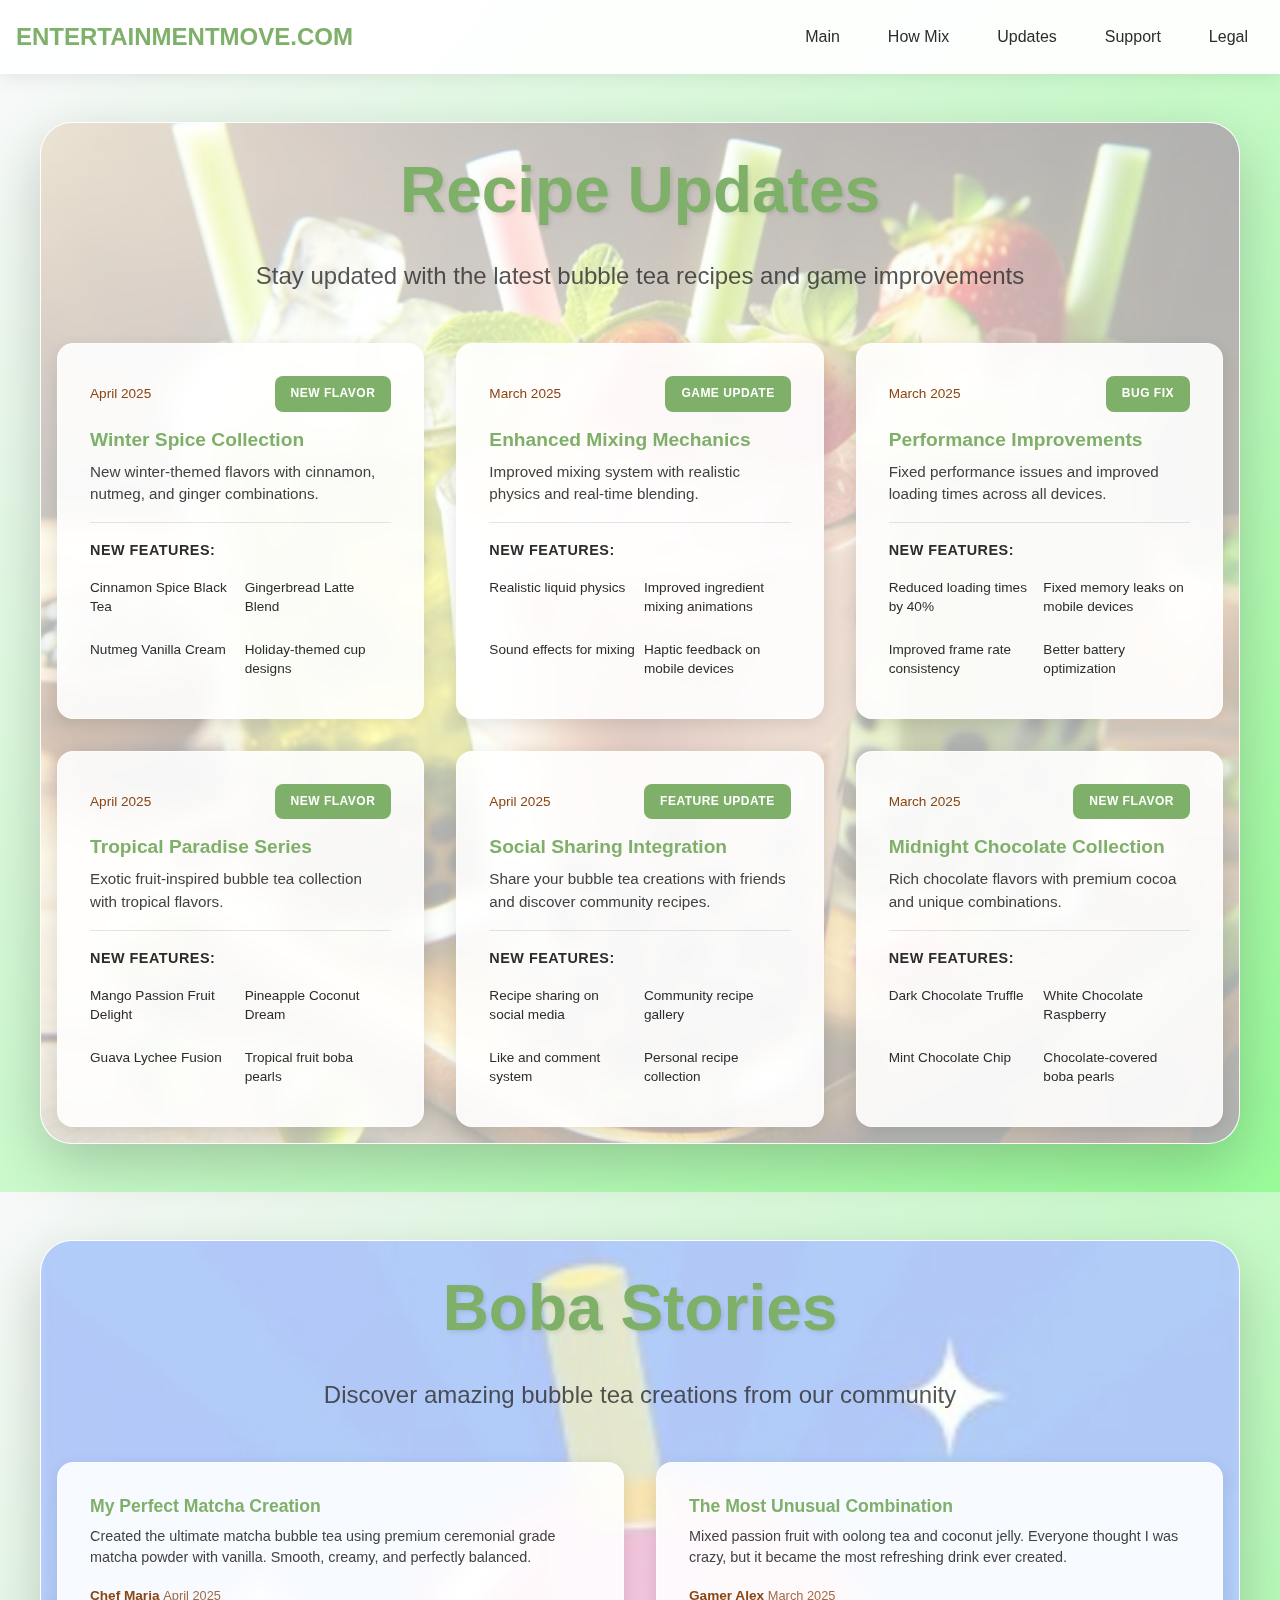
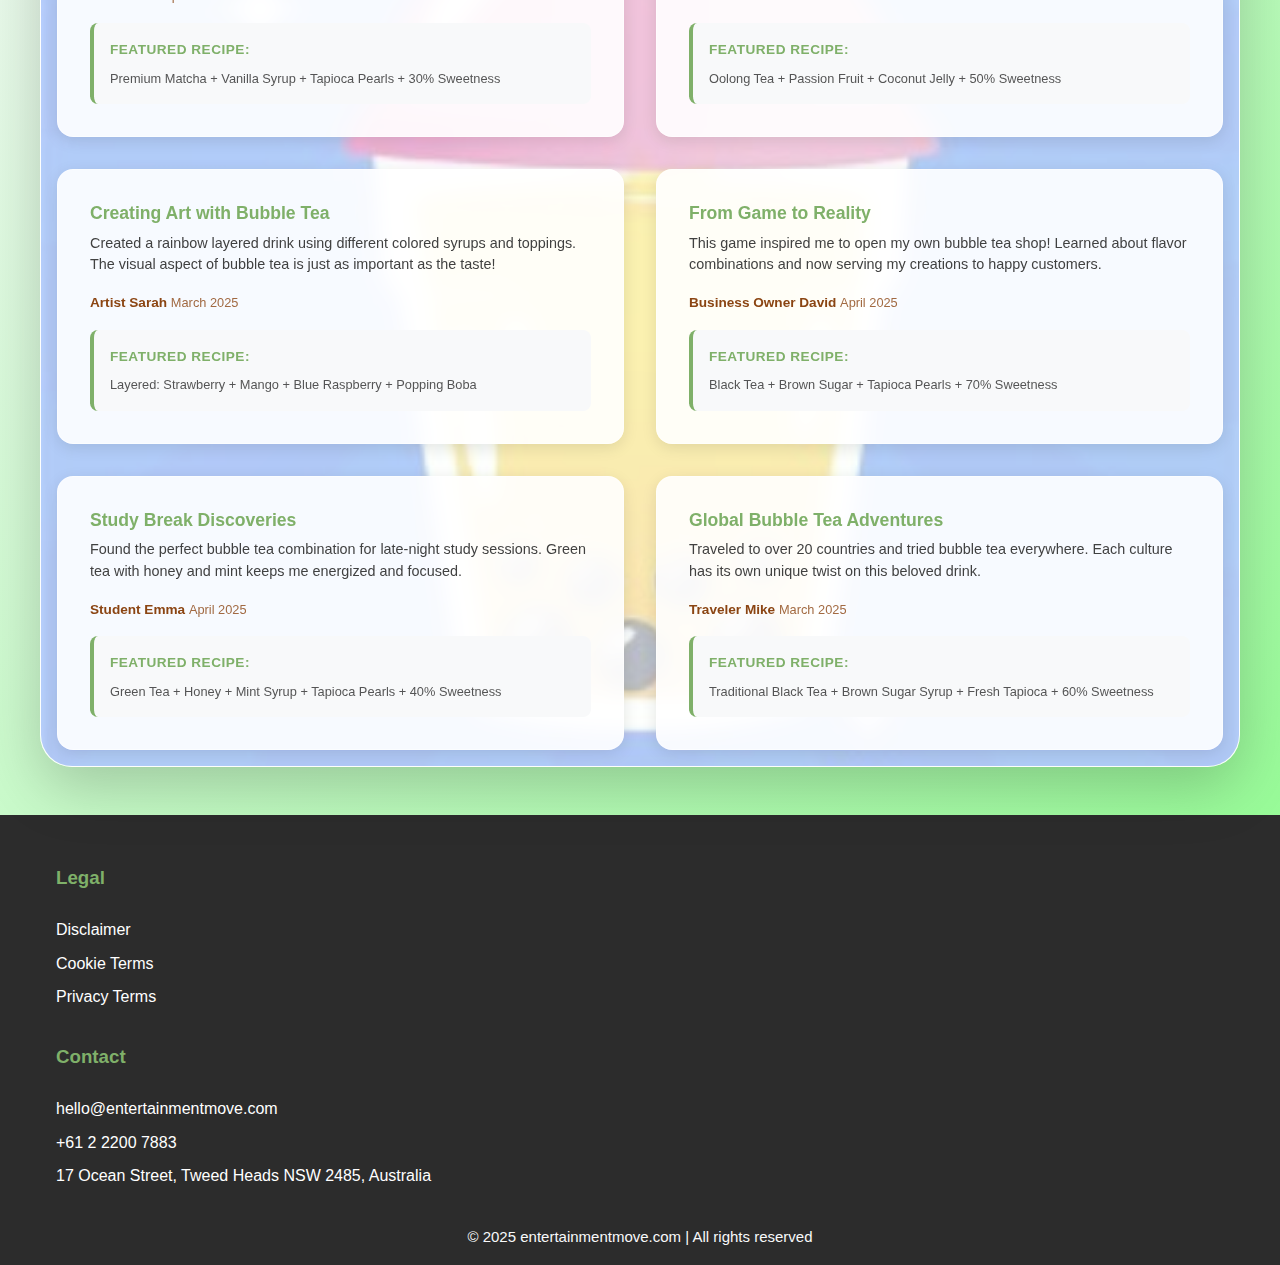
<file: tea-updates.html>
<!DOCTYPE html>
<html lang="en">
  <head>
    <meta charset="UTF-8" />
    <meta name="viewport" content="width=device-width, initial-scale=1.0" />
    <meta
      name="description"
      content="Stay updated with the latest bubble tea recipes, game improvements, and community stories. Discover new ingredients and creative drink combinations!"
    />
    <title>
      News & Updates - Bubble Tea Mixing Game | entertainmentmove.com
    </title>
    <link rel="icon" href="assets/favicon.ico" />
    <link rel="stylesheet" href="css/brew-styles.css" />
    <link rel="stylesheet" href="css/tea-animations.css" />
  </head>
  <body>
    <div id="header-container"></div>

    <main class="brew-main">
      <!-- Recipe Updates Hero Section -->
      <section class="recipe-updates-hero">
        <div class="recipe-updates-background"></div>
        <div class="recipe-updates-container">
          <h1 class="recipe-updates-title">Recipe Updates</h1>
          <p class="recipe-updates-subtitle">
            Stay updated with the latest bubble tea recipes and game
            improvements
          </p>
          <div id="recipe-updates-content" class="recipe-updates-grid">
            <!-- Content loaded from JSON -->
          </div>
        </div>
      </section>

      <!-- Boba Stories -->
      <section class="boba-stories-hero">
        <div class="boba-stories-container">
          <h2 class="boba-stories-title">Boba Stories</h2>
          <p class="boba-stories-subtitle">
            Discover amazing bubble tea creations from our community
          </p>
          <div id="boba-stories-content" class="boba-stories-grid">
            <!-- Content loaded from JSON -->
          </div>
        </div>
      </section>
    </main>

    <div id="footer-container"></div>

    <script src="js/tea-loader.js"></script>
    <script src="js/news-loader.js"></script>
  </body>
</html>
</file>
<file: css/brew-styles.css>
/* Bubble Tea Mixing Game - Main Styles */
:root {
  /* Tea-inspired color palette */
  --matcha-green: #7fb069;
  --milk-froth: #f8f9fa;
  --bubble-energy: #ff6b6b;
  --tapioca-brown: #8b4513;
  --lychee-pink: #ffb6c1;
  --mango-yellow: #ffd700;
  --strawberry-red: #ff4444;
  --oolong-amber: #d4a574;
  --herbal-mint: #98fb98;
  --boba-black: #2c2c2c;
  --cup-clear: rgba(255, 255, 255, 0.9);
  --shadow-soft: rgba(0, 0, 0, 0.1);
  --shadow-deep: rgba(0, 0, 0, 0.2);

  /* Additional color variables for transparency */
  --white-transparent-15: rgba(255, 255, 255, 0.15);
  --white-transparent-20: rgba(255, 255, 255, 0.2);
  --white-transparent-25: rgba(255, 255, 255, 0.25);
  --white-transparent-30: rgba(255, 255, 255, 0.3);
  --white-transparent-50: rgba(255, 255, 255, 0.5);
  --white-transparent-70: rgba(255, 255, 255, 0.7);
  --white-transparent-80: rgba(255, 255, 255, 0.8);
  --white-transparent-90: rgba(255, 255, 255, 0.9);
  --white-transparent-95: rgba(255, 255, 255, 0.95);
  --black-transparent-10: rgba(0, 0, 0, 0.1);
  --black-transparent-20: rgba(0, 0, 0, 0.2);
  --black-transparent-30: rgba(0, 0, 0, 0.3);
  --black-transparent-40: rgba(0, 0, 0, 0.4);
  --black-transparent-70: rgba(0, 0, 0, 0.7);
  --matcha-green-transparent-10: rgba(127, 176, 105, 0.1);

  /* Typography */
  --font-brew-primary: "Segoe UI", Tahoma, Geneva, Verdana, sans-serif;
  --font-brew-secondary: "Georgia", "Times", serif;

  /* Spacing */
  --bubble-spacing-xs: 0.5rem;
  --bubble-spacing-sm: 1rem;
  --bubble-spacing-md: 1.5rem;
  --bubble-spacing-lg: 2rem;
  --bubble-spacing-xl: 3rem;

  /* Border radius */
  --bubble-radius-sm: 8px;
  --bubble-radius-md: 16px;
  --bubble-radius-lg: 24px;
  --bubble-radius-xl: 32px;

  /* Transitions */
  --bubble-transition: all 0.3s ease;
  --bubble-transition-slow: all 0.5s ease;
}

/* Reset and base styles */
* {
  margin: 0;
  padding: 0;
  box-sizing: border-box;
}

html,
body {
  scroll-behavior: smooth;
}

body {
  font-family: var(--font-brew-primary);
  line-height: 1.6;
  color: var(--boba-black);
  background: linear-gradient(
    135deg,
    var(--milk-froth) 0%,
    var(--herbal-mint) 100%
  );
  min-height: 100vh;
}

/* Container utilities */
.brew-container {
  max-width: 1200px;
  margin: 0 auto;
  padding: 0 var(--bubble-spacing-sm);
}

/* Header styles */
.teahead-header {
  background: var(--cup-clear);
  backdrop-filter: blur(10px);
  box-shadow: 0 2px 20px var(--shadow-soft);
  position: sticky;
  top: 0;
  z-index: 1001;
}

.header-brew-container {
  display: flex;
  justify-content: space-between;
  align-items: center;
  padding: var(--bubble-spacing-sm) var(--bubble-spacing-sm);
}

.teahead-logo {
  font-size: 24px;
  font-weight: bold;
  color: var(--matcha-green);
  text-decoration: none;
  transition: var(--bubble-transition);
  text-transform: uppercase;

  @media (max-width: 768px) {
    font-size: 18px;
  }
}

.teahead-logo:hover {
  color: var(--bubble-energy);
  transform: scale(1.05);
}

.teahead-nav {
  display: none;
  position: absolute;
  top: 100%;
  left: 0;
  right: 0;
  height: calc(100vh - 80px);
  background: var(--cup-clear);
  box-shadow: 0 4px 20px var(--shadow-soft);
  z-index: 999;
  opacity: 0;
  visibility: hidden;
  transition: opacity 0.3s ease, visibility 0.3s ease;
}

@media (min-width: 768px) {
  .teahead-nav {
    display: flex;
    position: static;
    background: transparent;
    opacity: 1;
    visibility: visible;
    height: auto;
    box-shadow: none;
  }
}

.teahead-nav.active {
  display: block;
  opacity: 1;
  visibility: visible;
}

.teahead-nav-list {
  list-style: none;
  padding: var(--bubble-spacing-sm);
  display: flex;
  flex-direction: column;
  justify-content: flex-start;
  align-items: center;
  padding-top: var(--bubble-spacing-xl);
  height: 100%;
}

.teahead-nav-item {
  margin: var(--bubble-spacing-md) 0;
  width: 100%;
  text-align: center;
}

.teahead-nav-link {
  display: block;
  padding: var(--bubble-spacing-md) var(--bubble-spacing-lg);
  color: var(--boba-black);
  text-decoration: none;
  border-radius: var(--bubble-radius-md);
  transition: var(--bubble-transition);
  font-size: 1.2rem;
  font-weight: 500;
}

.teahead-nav-link:hover {
  background: var(--matcha-green);
  color: white;
  transform: scale(1.05);
}

.burger-bubble-menu {
  display: flex;
  flex-direction: column;
  cursor: pointer;
  padding: var(--bubble-spacing-xs);
}

.burger-bubble-line {
  width: 25px;
  height: 3px;
  background: var(--matcha-green);
  margin: 2px 0;
  transition: var(--bubble-transition);
  border-radius: 2px;
}

.burger-bubble-menu.active .burger-bubble-line:nth-child(1) {
  transform: rotate(45deg) translate(5px, 5px);
}

.burger-bubble-menu.active .burger-bubble-line:nth-child(2) {
  opacity: 0;
}

.burger-bubble-menu.active .burger-bubble-line:nth-child(3) {
  transform: rotate(-45deg) translate(7px, -6px);
}

/* Main content */
.brew-main {
  flex: 1;
}

/* Hero section */
.tea-hero {
  display: flex;
  flex-direction: column;
  align-items: center;
  justify-content: center;
  background: linear-gradient(
    135deg,
    var(--lychee-pink) 0%,
    var(--mango-yellow) 50%,
    var(--strawberry-red) 100%
  );
  position: relative;
  overflow: hidden;
  padding: var(--bubble-spacing-xl) var(--bubble-spacing-sm);
}

.tea-hero-container {
  display: flex;
  flex-direction: column;
  align-items: center;
  text-align: center;
  max-width: 1200px;
  margin: 0 auto;
  width: 100%;
  gap: var(--bubble-spacing-xl);
}

.tea-hero-content {
  text-align: center;
}

.tea-hero-title {
  font-size: 2.5rem;
  font-weight: bold;
  color: white;
  margin-bottom: var(--bubble-spacing-md);
  text-shadow: 2px 2px 4px var(--shadow-deep);
}

.tea-hero-slogan {
  font-size: 1.2rem;
  color: white;
  margin-bottom: var(--bubble-spacing-lg);
  text-shadow: 1px 1px 2px var(--shadow-deep);
}

.tea-hero-card {
  width: 100%;
  max-width: 500px;
  background: var(--white-transparent-15);
  border-radius: var(--bubble-radius-lg);
  overflow: hidden;
  box-shadow: 0 8px 32px var(--shadow-deep);
  position: relative;
  backdrop-filter: blur(15px);
  border: 1px solid var(--white-transparent-20);
}

.tea-card-background {
  position: absolute;
  top: 0;
  left: 0;
  right: 0;
  bottom: 0;
  background-image: url("../assets/tea-hero.jpg");
  background-size: cover;
  background-position: center;
  background-repeat: no-repeat;
  opacity: 0.4;
  z-index: 1;
}

.tea-card-content {
  position: relative;
  z-index: 2;
  padding: var(--bubble-spacing-xl);
  background: linear-gradient(
    135deg,
    var(--white-transparent-25) 0%,
    var(--white-transparent-15) 50%,
    var(--white-transparent-10) 100%
  );
  backdrop-filter: blur(10px);
}

.tea-card-text {
  font-size: 1.1rem;
  line-height: 1.8;
  color: white;
  margin-bottom: var(--bubble-spacing-md);
  text-align: left;
  text-shadow: 1px 1px 2px var(--black-transparent-30);
  font-weight: 500;
  letter-spacing: 0.3px;
}

.tea-card-text:last-child {
  margin-bottom: 0;
}

.tea-hero-action {
  margin-top: var(--bubble-spacing-lg);
  text-align: center;
}

.tea-mix-btn {
  background: var(--bubble-energy);
  color: white;
  border: none;
  padding: var(--bubble-spacing-md) var(--bubble-spacing-lg);
  font-size: 1.1rem;
  font-weight: bold;
  border-radius: var(--bubble-radius-lg);
  cursor: pointer;
  transition: var(--bubble-transition);
  box-shadow: 0 4px 15px var(--shadow-deep);
  text-decoration: none;
  display: inline-block;
}

.tea-mix-btn:hover {
  background: var(--strawberry-red);
  transform: translateY(-2px);
  box-shadow: 0 6px 20px var(--shadow-deep);
}

/* Section styles */
.tea-bar-features,
.how-to-mix,
.customer-feedback,
.flavors-toppings,
.customization-upgrades {
  padding: var(--bubble-spacing-xl) 0;
}

.features-brew-container,
.mix-brew-container,
.feedback-brew-container,
.flavors-brew-container,
.upgrades-brew-container {
  max-width: 1200px;
  margin: 0 auto;
  padding: 0 var(--bubble-spacing-sm);
}

.features-bubble-title,
.mix-bubble-title,
.feedback-bubble-title,
.flavors-bubble-title,
.upgrades-bubble-title {
  text-align: center;
  font-size: 2rem;
  color: var(--boba-black);

  margin-bottom: var(--bubble-spacing-xl);
}

/* Features grid */
.features-bubble-grid {
  display: flex;
  flex-direction: column;
  gap: var(--bubble-spacing-md);
}

.feature-bubble-card {
  background: linear-gradient(
    135deg,
    var(--lychee-pink) 0%,
    var(--mango-yellow) 50%,
    var(--strawberry-red) 100%
  );
  padding: var(--bubble-spacing-md);
  border-radius: var(--bubble-radius-md);
  text-align: center;
  box-shadow: 0 4px 20px var(--shadow-soft);
  transition: var(--bubble-transition);
  color: white;
}

.feature-bubble-card:hover {
  transform: translateY(-3px);
  box-shadow: 0 8px 30px var(--shadow-deep);
}

.feature-bubble-icon {
  font-size: 2rem;
  margin-bottom: var(--bubble-spacing-sm);
}

.feature-bubble-card h3 {
  color: white;
  margin-bottom: var(--bubble-spacing-xs);
  font-size: 1.1rem;
  text-shadow: 1px 1px 2px var(--shadow-deep);
}

.feature-bubble-card p {
  font-size: 0.9rem;
  line-height: 1.4;
  text-shadow: 1px 1px 2px var(--shadow-deep);
}

.features-bubble-content {
  text-align: left;
}

.features-bubble-text {
  font-size: 1.1rem;
  line-height: 1.7;
  color: var(--boba-black);
  margin-bottom: var(--bubble-spacing-md);
}

.features-bubble-text:last-child {
  margin-bottom: 0;
}

/* Flavors section */
.flavors-bubble-layout {
  display: flex;
  flex-direction: column;
  gap: var(--bubble-spacing-xl);
}

.flavors-bubble-content {
  text-align: center;
}

.flavors-bubble-text {
  font-size: 1.1rem;
  line-height: 1.7;
  color: var(--boba-black);
  margin-bottom: var(--bubble-spacing-md);
  max-width: 600px;
  margin-left: auto;
  margin-right: auto;
}

.flavors-bubble-text:last-child {
  margin-bottom: 0;
}

.flavors-bubble-card {
  background: linear-gradient(
    135deg,
    var(--lychee-pink) 0%,
    var(--mango-yellow) 50%,
    var(--strawberry-red) 100%
  );
  padding: var(--bubble-spacing-xl);
  border-radius: var(--bubble-radius-lg);
  box-shadow: 0 8px 32px var(--shadow-deep);
  max-width: 800px;
  position: relative;
  overflow: hidden;
}

.flavor-items-grid {
  display: grid;
  grid-template-columns: repeat(auto-fit, minmax(120px, 1fr));
  gap: var(--bubble-spacing-sm);
}

.flavor-item {
  background: var(--white-transparent-20);
  color: white;
  padding: var(--bubble-spacing-xs) var(--bubble-spacing-sm);
  border-radius: var(--bubble-radius-md);
  font-size: 0.9rem;
  transition: var(--bubble-transition);
  text-align: center;
  display: flex;
  align-items: center;
  justify-content: center;
  min-height: 40px;
  backdrop-filter: blur(10px);
  border: 1px solid var(--white-transparent-30);
  text-shadow: 1px 1px 2px var(--black-transparent-30);
}

.flavor-item:hover {
  background: var(--white-transparent-30);
  transform: scale(1.05);
  box-shadow: 0 4px 15px var(--black-transparent-20);
}

/* Upgrades section */
.upgrades-bubble-grid {
  display: flex;
  flex-direction: column;
  gap: var(--bubble-spacing-lg);
  width: 100%;
}

.upgrade-bubble-card {
  background: linear-gradient(
      135deg,
      var(--white-transparent-80) 0%,
      var(--white-transparent-80) 50%,
      var(--white-transparent-80) 100%
    ),
    url("../assets/tea-section.jpg");
  background-size: cover;
  background-position: center;
  background-repeat: no-repeat;
  padding: var(--bubble-spacing-lg);
  border-radius: var(--bubble-radius-lg);
  text-align: center;
  box-shadow: 0 4px 20px var(--shadow-soft);
  transition: var(--bubble-transition);
  position: relative;
  overflow: hidden;
  min-height: 300px;
  display: flex;
  flex-direction: column;
  align-items: center;
  justify-content: center;
  width: 100%;
  height: 100%;
}

.upgrade-bubble-card:hover {
  transform: translateY(-5px);
  box-shadow: 0 8px 30px var(--shadow-deep);
}

.upgrade-bubble-icon {
  font-size: 3rem;
  margin-bottom: var(--bubble-spacing-md);
}

.upgrade-bubble-card h3 {
  color: var(--matcha-green);
  margin-bottom: var(--bubble-spacing-sm);
  font-size: 1.3rem;
  text-shadow: 1px 1px 2px var(--black-transparent-30);
}

.upgrade-bubble-card p {
  color: var(--boba-black);
  font-size: 1rem;
  line-height: 1.6;
  font-weight: 500;
  text-shadow: 1px 1px 2px var(--white-transparent-80);
}

/* Footer */
.tapioca-footer {
  background: var(--boba-black);
  color: white;
  padding-top: var(--bubble-spacing-xl);
  margin-top: auto;
}

.footer-brew-container {
  max-width: 1200px;
  margin: 0 auto;
  padding: 0 var(--bubble-spacing-sm);
  display: flex;
  flex-direction: column;
  gap: var(--bubble-spacing-lg);
  align-items: flex-start;
  margin-bottom: 20px;
}

.footer-bubble-section {
  text-align: left;
}

.footer-bubble-section h3 {
  color: var(--matcha-green);
  margin-bottom: var(--bubble-spacing-md);
}

.footer-bubble-links {
  list-style: none;
  display: flex;
  flex-direction: column;
  gap: var(--bubble-spacing-xs);
}

.footer-bubble-link {
  color: white;
  text-decoration: none;
  transition: var(--bubble-transition);
}

.footer-bubble-link:hover {
  color: var(--matcha-green);
}

.footer-bubble-copyright {
  text-align: center;
  padding: var(--bubble-spacing-sm) 0;
  color: var(--milk-froth);
  font-size: 13px;

  @media (min-width: 768px) {
    font-size: 15px;
  }
}

/* News page styles */
/* Recipe Updates Hero Section */
.recipe-updates-hero {
  padding: var(--bubble-spacing-xl) var(--bubble-spacing-sm);
  display: flex;
  align-items: center;
  justify-content: center;
  min-height: 100vh;
  background: linear-gradient(
    135deg,
    var(--milk-froth) 0%,
    var(--herbal-mint) 100%
  );
}

.recipe-updates-container {
  position: relative;
  max-width: 1200px;
  width: 100%;
  background: var(--white-transparent-95);
  border-radius: var(--bubble-radius-xl);
  padding: var(--bubble-spacing-sm);
  box-shadow: 0 20px 60px var(--shadow-deep);
  backdrop-filter: blur(20px);
  border: 1px solid var(--white-transparent-30);
  overflow: hidden;
}

.recipe-updates-container::before {
  content: "";
  position: absolute;
  top: 0;
  left: 0;
  right: 0;
  bottom: 0;
  background-image: url("../assets/tea-section.jpg");
  background-size: cover;
  background-position: center;
  background-repeat: no-repeat;
  opacity: 0.3;
  z-index: 1;
}

.recipe-updates-title {
  position: relative;
  z-index: 2;
  text-align: center;
  font-size: 3rem;
  font-weight: bold;
  color: var(--matcha-green);
  margin-bottom: var(--bubble-spacing-sm);
  text-shadow: 2px 2px 4px var(--shadow-soft);
}

.recipe-updates-subtitle {
  position: relative;
  z-index: 2;
  text-align: center;
  font-size: 1.2rem;
  color: var(--boba-black);
  margin-bottom: var(--bubble-spacing-xl);
  opacity: 0.8;
}

.recipe-updates-grid {
  position: relative;
  z-index: 2;
  display: grid;
  gap: var(--bubble-spacing-md);
  grid-template-columns: 1fr;
}

/* Boba Stories Section */
.boba-stories-hero {
  padding: var(--bubble-spacing-xl) var(--bubble-spacing-sm);
  display: flex;
  align-items: center;
  justify-content: center;
  min-height: 100vh;
  background: linear-gradient(
    135deg,
    var(--milk-froth) 0%,
    var(--herbal-mint) 100%
  );
}

.boba-stories-container {
  position: relative;
  max-width: 1200px;
  width: 100%;
  background: var(--white-transparent-95);
  border-radius: var(--bubble-radius-xl);
  padding: var(--bubble-spacing-sm);
  box-shadow: 0 20px 60px var(--shadow-deep);
  backdrop-filter: blur(20px);
  border: 1px solid var(--white-transparent-30);
  overflow: hidden;
}

.boba-stories-container::before {
  content: "";
  position: absolute;
  top: 0;
  left: 0;
  right: 0;
  bottom: 0;
  background-image: url("../assets/tea-hero.jpg");
  background-size: cover;
  background-position: center;
  background-repeat: no-repeat;
  opacity: 0.3;
  z-index: 1;
}

.boba-stories-title {
  position: relative;
  z-index: 2;
  text-align: center;
  font-size: 3rem;
  font-weight: bold;
  color: var(--matcha-green);
  margin-bottom: var(--bubble-spacing-sm);
  text-shadow: 2px 2px 4px var(--shadow-soft);
}

.boba-stories-subtitle {
  position: relative;
  z-index: 2;
  text-align: center;
  font-size: 1.2rem;
  color: var(--boba-black);
  margin-bottom: var(--bubble-spacing-xl);
  opacity: 0.8;
}

.boba-stories-grid {
  position: relative;
  z-index: 2;
  display: grid;
  gap: var(--bubble-spacing-lg);
  grid-template-columns: 1fr;
}

/* Compact Recipe Update Cards */
.update-bubble-card {
  background: var(--white-transparent-90);
  padding: var(--bubble-spacing-md);
  border-radius: var(--bubble-radius-md);
  box-shadow: 0 4px 15px var(--shadow-soft);
  transition: var(--bubble-transition);
  border: 1px solid var(--white-transparent-50);
  backdrop-filter: blur(10px);
}

.update-bubble-card:hover {
  transform: translateY(-3px);
  box-shadow: 0 8px 25px var(--shadow-deep);
  background: var(--white-transparent-95);
}

.story-bubble-card {
  background: var(--cup-clear);
  padding: var(--bubble-spacing-lg);
  border-radius: var(--bubble-radius-lg);
  box-shadow: 0 4px 20px var(--shadow-soft);
  transition: var(--bubble-transition);
}

.story-bubble-card:hover {
  transform: translateY(-5px);
  box-shadow: 0 8px 30px var(--shadow-deep);
}

.update-bubble-header {
  display: flex;
  justify-content: space-between;
  align-items: center;
  margin-bottom: var(--bubble-spacing-sm);
  flex-wrap: wrap;
  gap: var(--bubble-spacing-xs);
}

.update-bubble-date,
.story-bubble-date {
  color: var(--tapioca-brown);
  font-size: 0.85rem;
  font-weight: 500;
}

.update-bubble-type {
  background: var(--matcha-green);
  color: white;
  padding: var(--bubble-spacing-xs) var(--bubble-spacing-sm);
  border-radius: var(--bubble-radius-sm);
  font-size: 0.75rem;
  font-weight: bold;
  text-transform: uppercase;
  letter-spacing: 0.5px;
}

.update-bubble-title {
  color: var(--matcha-green);
  margin-bottom: var(--bubble-spacing-xs);
  font-size: 1.1rem;
  font-weight: bold;
  line-height: 1.3;
}

.story-bubble-title {
  color: var(--matcha-green);
  margin-bottom: var(--bubble-spacing-sm);
  font-size: 1.3rem;
}

.update-bubble-description {
  color: var(--boba-black);
  font-size: 0.95rem;
  line-height: 1.5;
  margin-bottom: var(--bubble-spacing-sm);
  opacity: 0.9;
}

.update-bubble-features {
  margin-top: var(--bubble-spacing-sm);
  padding-top: var(--bubble-spacing-sm);
  border-top: 1px solid var(--black-transparent-10);
}

.update-bubble-features h4 {
  color: var(--boba-black);
  margin-bottom: var(--bubble-spacing-xs);
  font-size: 0.9rem;
  font-weight: bold;
  text-transform: uppercase;
  letter-spacing: 0.5px;
}

.update-bubble-features ul {
  list-style: none;
  padding-left: 0;
  display: grid;
  grid-template-columns: repeat(auto-fit, minmax(200px, 1fr));
  gap: var(--bubble-spacing-xs);
}

.update-bubble-features li {
  padding: var(--bubble-spacing-xs) 0;
  position: relative;
  font-size: 0.85rem;
  line-height: 1.4;
}

.update-bubble-features li::before {
  content: "";
  position: absolute;
  left: 0;
  font-size: 0.8rem;
}

.story-bubble-card {
  background: var(--white-transparent-90);
  padding: var(--bubble-spacing-md);
  border-radius: var(--bubble-radius-md);
  box-shadow: 0 4px 15px var(--shadow-soft);
  transition: var(--bubble-transition);
  border: 1px solid var(--white-transparent-50);
  backdrop-filter: blur(10px);
  display: flex;
  gap: var(--bubble-spacing-md);
}

.story-bubble-card:hover {
  transform: translateY(-3px);
  box-shadow: 0 8px 25px var(--shadow-deep);
  background: var(--white-transparent-95);
}

.story-bubble-avatar {
  flex-shrink: 0;
}

.avatar-bubble {
  width: 50px;
  height: 50px;
  background: var(--lychee-pink);
  border-radius: 50%;
  display: flex;
  align-items: center;
  justify-content: center;
  font-size: 1.5rem;
  box-shadow: 0 2px 8px var(--shadow-soft);
}

.story-bubble-content {
  flex: 1;
}

.story-bubble-header {
  display: flex;
  justify-content: space-between;
  align-items: flex-start;
  margin-bottom: var(--bubble-spacing-sm);
  flex-wrap: wrap;
  gap: var(--bubble-spacing-xs);
}

.story-bubble-author {
  font-size: 0.85rem;
  color: var(--tapioca-brown);
  font-weight: 500;
}

.story-bubble-date {
  font-size: 0.8rem;
  color: var(--tapioca-brown);
  opacity: 0.8;
}

.story-bubble-title {
  color: var(--matcha-green);
  margin-bottom: var(--bubble-spacing-xs);
  font-size: 1.1rem;
  font-weight: bold;
  line-height: 1.3;
}

.story-bubble-content p {
  color: var(--boba-black);
  font-size: 0.9rem;
  line-height: 1.5;
  margin-bottom: var(--bubble-spacing-sm);
  opacity: 0.9;
}

.story-bubble-recipe {
  margin-top: var(--bubble-spacing-sm);
  padding: var(--bubble-spacing-sm);
  background: var(--milk-froth);
  border-radius: var(--bubble-radius-sm);
  border-left: 4px solid var(--matcha-green);
}

.story-bubble-recipe h4 {
  color: var(--matcha-green);
  margin-bottom: var(--bubble-spacing-xs);
  font-size: 0.85rem;
  font-weight: bold;
  text-transform: uppercase;
  letter-spacing: 0.5px;
}

.story-bubble-recipe p {
  font-size: 0.8rem;
  color: var(--boba-black);
  opacity: 0.8;
  margin: 0;
}

/* Contact page styles */
.contact-info,
.map-section,
.contact-form {
  padding: var(--bubble-spacing-xl) 0;
}

/* Mobile-first contact card styles */
@media (max-width: 767px) {
  .contact-bubble-grid {
    gap: var(--bubble-spacing-sm);
    max-width: 100%;
  }

  .contact-bubble-card {
    min-height: 70px;
    padding: var(--bubble-spacing-sm);
  }

  .contact-bubble-icon {
    width: 40px;
    height: 40px;
    font-size: 1.5rem;
  }

  .contact-bubble-content h3 {
    font-size: 1rem;
    margin-bottom: var(--bubble-spacing-xs);
  }

  .contact-bubble-content p {
    font-size: 0.85rem;
    line-height: 1.3;
  }

  .contact-bubble-link {
    font-size: 0.9rem;
  }
}

.contact-brew-container,
.map-brew-container,
.form-brew-container {
  max-width: 1200px;
  margin: 0 auto;
  padding: 0 var(--bubble-spacing-sm);
}

.contact-bubble-title,
.map-bubble-title,
.form-bubble-title {
  text-align: center;
  font-size: 2rem;
  color: var(--boba-black);
  margin-bottom: var(--bubble-spacing-xl);
}

.contact-bubble-grid {
  display: grid;
  grid-template-columns: 1fr;
  gap: var(--bubble-spacing-md);
  max-width: 800px;
  margin: 0 auto;
}

.contact-bubble-card {
  background: var(--cup-clear);
  padding: var(--bubble-spacing-md);
  border-radius: var(--bubble-radius-lg);
  box-shadow: 0 4px 20px var(--shadow-soft);
  display: flex;
  align-items: center;
  gap: var(--bubble-spacing-sm);
  transition: var(--bubble-transition);
  min-height: 80px;
}

.contact-bubble-card:hover {
  transform: translateY(-3px);
  box-shadow: 0 8px 30px var(--shadow-deep);
}

.contact-bubble-icon {
  font-size: 2rem;
  flex-shrink: 0;
  width: 50px;
  height: 50px;
  display: flex;
  align-items: center;
  justify-content: center;
  background: linear-gradient(
    135deg,
    var(--bubble-energy),
    var(--strawberry-red)
  );
  border-radius: var(--bubble-radius-md);
  color: white;
}

.contact-bubble-content {
  flex: 1;
  min-width: 0;
}

.contact-bubble-content h3 {
  color: var(--matcha-green);
  margin-bottom: var(--bubble-spacing-xs);
  font-size: 1.1rem;
  font-weight: 600;
}

.contact-bubble-content p {
  font-size: 0.9rem;
  color: var(--boba-black);
  opacity: 0.8;
  margin: 0;
  line-height: 1.4;
}

.contact-bubble-link {
  color: var(--bubble-energy);
  text-decoration: none;
  font-weight: bold;
  transition: var(--bubble-transition);
  display: inline-block;
  margin-top: var(--bubble-spacing-xs);
}

.contact-bubble-link:hover {
  color: var(--strawberry-red);
  transform: translateX(3px);
}

.map-bubble-container {
  border-radius: var(--bubble-radius-lg);
  overflow: hidden;
  box-shadow: 0 4px 20px var(--shadow-soft);
}

.bubble-form {
  max-width: 600px;
  margin: 0 auto;
  background: var(--cup-clear);
  padding: var(--bubble-spacing-xl);
  border-radius: var(--bubble-radius-lg);
  box-shadow: 0 4px 20px var(--shadow-soft);
}

.form-bubble-group {
  margin-bottom: var(--bubble-spacing-lg);
}

.form-bubble-label {
  display: block;
  color: var(--boba-black);
  font-weight: bold;
  margin-bottom: var(--bubble-spacing-xs);
}

.form-bubble-input,
.form-bubble-textarea {
  width: 100%;
  padding: var(--bubble-spacing-sm);
  border: 2px solid var(--shadow-soft);
  border-radius: var(--bubble-radius-sm);
  font-family: var(--font-brew-primary);
  font-size: 1rem;
  transition: var(--bubble-transition);
}

.form-bubble-textarea {
  resize: none;
}

.form-bubble-input:focus,
.form-bubble-textarea:focus {
  outline: none;
  border-color: var(--matcha-green);
  box-shadow: 0 0 0 3px var(--matcha-green-transparent-10);
}

.form-bubble-submit {
  background: var(--bubble-energy);
  color: white;
  border: none;
  padding: var(--bubble-spacing-md) var(--bubble-spacing-lg);
  font-size: 1.1rem;
  font-weight: bold;
  border-radius: var(--bubble-radius-lg);
  cursor: pointer;
  transition: var(--bubble-transition);
  width: 100%;
}

.form-bubble-submit:hover {
  background: var(--strawberry-red);
  transform: translateY(-2px);
}

.form-bubble-submit:disabled {
  background: var(--tapioca-brown);
  cursor: not-allowed;
  transform: none;
}

/* Message styles */
.bubble-message {
  position: fixed;
  top: 20px;
  right: 20px;
  padding: var(--bubble-spacing-md);
  border-radius: var(--bubble-radius-md);
  color: white;
  font-weight: bold;
  z-index: 10000;
  transition: all 0.3s ease;
}

.bubble-message-success {
  background: var(--matcha-green);
}

.bubble-message-error {
  background: var(--strawberry-red);
}

/* Overlay and spinner styles */
.bubble-overlay {
  position: fixed;
  top: 0;
  left: 0;
  width: 100%;
  height: 100%;
  background: var(--black-transparent-70);
  backdrop-filter: blur(5px);
  z-index: 9999;
  display: flex;
  align-items: flex-start;
  justify-content: center;
  padding-top: 100px;
}

.bubble-spinner {
  background: white;
  padding: 30px 40px;
  border-radius: 15px;
  box-shadow: 0 10px 30px var(--black-transparent-30);
  text-align: center;
  animation: fadeIn 0.3s ease;
}

@keyframes fadeIn {
  from {
    opacity: 0;
    transform: translateY(-20px);
  }
  to {
    opacity: 1;
    transform: translateY(0);
  }
}

.spinner-container {
  display: flex;
  flex-direction: column;
  align-items: center;
  gap: 15px;
}

.spinner-ring {
  width: 40px;
  height: 40px;
  border: 4px solid var(--milk-froth);
  border-top: 4px solid var(--matcha-green);
  border-radius: 50%;
  animation: spin 1s linear infinite;
}

@keyframes spin {
  0% {
    transform: rotate(0deg);
  }
  100% {
    transform: rotate(360deg);
  }
}

.spinner-text {
  color: var(--boba-black);
  font-weight: 500;
  font-size: 16px;
}

.bubble-notification {
  background: var(--matcha-green);
  color: white;
  padding: 20px 30px;
  border-radius: 15px;
  box-shadow: 0 10px 30px var(--black-transparent-30);
  text-align: center;
  animation: fadeIn 0.3s ease;
  font-weight: 500;
  font-size: 16px;
}

/* Mix instructions styles */
.mix-bubble-steps {
  display: grid;
  grid-template-columns: 1fr;
  gap: var(--bubble-spacing-lg);
}

@media (min-width: 768px) {
  .mix-bubble-steps {
    grid-template-columns: repeat(2, 1fr);
  }
}

@media (min-width: 1024px) {
  .mix-bubble-steps {
    grid-template-columns: repeat(2, 1fr);
    gap: var(--bubble-spacing-xl);
  }
}

.mix-bubble-step {
  background: linear-gradient(
    135deg,
    var(--lychee-pink) 0%,
    var(--mango-yellow) 50%,
    var(--strawberry-red) 100%
  );
  padding: var(--bubble-spacing-xl);
  border-radius: var(--bubble-radius-lg);
  box-shadow: 0 8px 32px var(--shadow-deep);
  transition: var(--bubble-transition);
  position: relative;
  overflow: hidden;
  color: white;
}

.mix-bubble-step::before {
  content: "";
  position: absolute;
  top: 0;
  left: 0;
  right: 0;
  bottom: 0;
  background: var(--white-transparent-10);
  backdrop-filter: blur(5px);
  z-index: 1;
}

.mix-bubble-step:hover {
  transform: translateY(-5px) scale(1.02);
  box-shadow: 0 12px 40px var(--shadow-deep);
}

.step-bubble-number {
  width: 60px;
  height: 60px;
  background: var(--white-transparent-20);
  color: white;
  border-radius: 50%;
  display: flex;
  align-items: center;
  justify-content: center;
  font-weight: bold;
  font-size: 1.5rem;
  flex-shrink: 0;
  border: 3px solid var(--white-transparent-30);
  position: relative;
  z-index: 2;
}

.step-bubble-content {
  position: relative;
  z-index: 2;
}

.step-bubble-content h4 {
  color: white;
  margin-bottom: var(--bubble-spacing-md);
  font-size: 1.4rem;
  text-shadow: 1px 1px 2px var(--shadow-deep);
  font-weight: 600;
}

.step-bubble-content p {
  color: white;
  line-height: 1.7;
  margin-bottom: var(--bubble-spacing-md);
  text-shadow: 1px 1px 2px var(--black-transparent-30);
  font-size: 1.1rem;
}

.step-bubble-tips {
  margin-top: var(--bubble-spacing-md);
  padding: var(--bubble-spacing-md);
  background: var(--white-transparent-15);
  border-radius: var(--bubble-radius-md);
  border-left: 4px solid var(--white-transparent-50);
  font-size: 0.95rem;
  color: white;
  text-shadow: 1px 1px 2px var(--black-transparent-30);
  backdrop-filter: blur(10px);
}

/* Feedback styles */
.feedback-bubble-grid {
  display: grid;
  grid-template-columns: 1fr;
  gap: var(--bubble-spacing-lg);
}

@media (min-width: 768px) {
  .feedback-bubble-grid {
    grid-template-columns: repeat(2, 1fr);
  }
}

@media (min-width: 1024px) {
  .feedback-bubble-grid {
    grid-template-columns: repeat(3, 1fr);
    gap: var(--bubble-spacing-xl);
  }
}

.feedback-bubble-card {
  background: var(--white-transparent-25);
  border-radius: var(--bubble-radius-lg);
  overflow: hidden;
  box-shadow: 0 8px 32px var(--shadow-deep);
  position: relative;
  backdrop-filter: blur(15px);
  border: 1px solid var(--white-transparent-30);
  transition: var(--bubble-transition);
  color: white;
  padding: var(--bubble-spacing-md);
}

.feedback-bubble-card::before {
  content: "";
  position: absolute;
  top: 0;
  left: 0;
  right: 0;
  bottom: 0;
  background-image: url("../assets/tea-hero.jpg");
  background-size: cover;
  background-position: center;
  background-repeat: no-repeat;
  opacity: 0.15;
  z-index: 1;
}

.feedback-bubble-card:hover {
  transform: translateY(-5px) scale(1.02);
  box-shadow: 0 12px 40px var(--shadow-deep);
}

.feedback-bubble-content {
  position: relative;
  z-index: 2;
}

.feedback-bubble-text {
  font-size: 1.1rem;
  line-height: 1.7;
  margin-bottom: var(--bubble-spacing-md);
  text-shadow: 2px 2px 4px var(--black-transparent-70);
  font-style: italic;
  text-align: center;
  font-weight: 500;
  background: var(--black-transparent-40);
  padding: var(--bubble-spacing-md);
  border-radius: var(--bubble-radius-md);
  backdrop-filter: blur(5px);
}

.feedback-bubble-author {
  display: flex;
  justify-content: space-between;
  align-items: center;
  margin-top: var(--bubble-spacing-md);
  padding-top: var(--bubble-spacing-md);
  border-top: 1px solid var(--white-transparent-20);
}

.feedback-bubble-name {
  color: white;
  font-weight: 600;
  font-size: 1.1rem;
  text-shadow: 2px 2px 4px var(--black-transparent-70);
}

.feedback-bubble-rating {
  color: var(--mango-yellow);
  font-size: 1.2rem;
  text-shadow: 2px 2px 4px var(--black-transparent-70);
}

/* Legal page styles */
.legal-content {
  padding: var(--bubble-spacing-xl) 0;
}

.legal-brew-container {
  max-width: 800px;
  margin: 0 auto;
  padding: 0 var(--bubble-spacing-sm);
}

.legal-bubble-title {
  text-align: center;
  font-size: 2.5rem;
  color: var(--boba-black);
  margin-bottom: var(--bubble-spacing-xl);
}

.legal-bubble-content {
  background: var(--cup-clear);
  padding: var(--bubble-spacing-xl);
  border-radius: var(--bubble-radius-lg);
  box-shadow: 0 4px 20px var(--shadow-soft);
  line-height: 1.8;
}

.legal-bubble-content h2 {
  color: var(--matcha-green);
  margin-top: var(--bubble-spacing-xl);
  margin-bottom: var(--bubble-spacing-md);
  font-size: 1.5rem;
}

.legal-bubble-content h3 {
  color: var(--boba-black);
  margin-top: var(--bubble-spacing-lg);
  margin-bottom: var(--bubble-spacing-sm);
  font-size: 1.2rem;
}

.legal-bubble-content p {
  margin-bottom: var(--bubble-spacing-md);
}

.legal-bubble-content ul {
  margin-bottom: var(--bubble-spacing-md);
  padding-left: var(--bubble-spacing-lg);
}

.legal-bubble-content li {
  margin-bottom: var(--bubble-spacing-xs);
}

.legal-bubble-content a {
  color: var(--bubble-energy);
  text-decoration: none;
  font-weight: bold;
  transition: var(--bubble-transition);
}

.legal-bubble-content a:hover {
  color: var(--strawberry-red);
}

/* Responsive design */
@media (min-width: 768px) {
  .tea-hero-container {
    flex-direction: row;
    text-align: left;
    gap: var(--bubble-spacing-xl);
    align-items: center;
  }

  .tea-hero-content {
    flex: 1;
    text-align: left;
  }

  .tea-hero-card {
    flex: 1;
    max-width: 600px;
  }

  .tea-hero-title {
    font-size: 3.5rem;
  }

  .features-brew-container {
    display: flex;
    flex-direction: row;
    gap: var(--bubble-spacing-xl);
    align-items: flex-start;
  }

  .features-bubble-grid {
    flex: 1;
    max-width: 400px;
    flex-direction: column;
    gap: var(--bubble-spacing-sm);
  }

  .feature-bubble-card {
    padding: var(--bubble-spacing-sm);
  }

  .feature-bubble-card h3 {
    font-size: 1rem;
  }

  .feature-bubble-card p {
    font-size: 0.8rem;
  }

  .features-bubble-content {
    flex: 1;
  }

  .flavors-bubble-layout {
    flex-direction: row;
    align-items: center;
    gap: var(--bubble-spacing-xl);
  }

  .flavors-bubble-content {
    flex: 1;
    text-align: left;
    max-width: 500px;
  }

  .flavors-bubble-text {
    margin-left: 0;
    margin-right: 0;
  }

  .flavors-bubble-card {
    flex: 1;
    max-width: 600px;
    margin: 0;
  }

  .recipe-updates-container {
    padding: var(--bubble-spacing-sm);
  }

  .recipe-updates-title {
    font-size: 3.5rem;
  }

  .recipe-updates-subtitle {
    font-size: 1.3rem;
  }

  .recipe-updates-grid {
    grid-template-columns: repeat(2, 1fr);
    gap: var(--bubble-spacing-lg);
  }

  .update-bubble-card {
    padding: var(--bubble-spacing-lg);
  }

  .update-bubble-title {
    font-size: 1.2rem;
  }

  .update-bubble-features ul {
    grid-template-columns: 1fr;
  }

  .boba-stories-container {
    padding: var(--bubble-spacing-sm);
  }

  .boba-stories-title {
    font-size: 3.5rem;
  }

  .boba-stories-subtitle {
    font-size: 1.3rem;
  }

  .boba-stories-grid {
    grid-template-columns: repeat(2, 1fr);
    gap: var(--bubble-spacing-lg);
  }

  .story-bubble-card {
    padding: var(--bubble-spacing-lg);
  }

  .upgrades-bubble-grid,
  .stories-bubble-grid {
    flex-direction: row;
    flex-wrap: wrap;
    width: 100%;
  }

  .upgrade-bubble-card,
  .story-bubble-card {
    flex: 1;
    min-width: 300px;
    width: 100%;
    height: 100%;
  }

  .contact-bubble-grid {
    grid-template-columns: repeat(2, 1fr);
    gap: var(--bubble-spacing-lg);
    max-width: 1000px;
  }

  .contact-bubble-card {
    min-height: 100px;
    padding: var(--bubble-spacing-lg);
  }

  .contact-bubble-icon {
    width: 60px;
    height: 60px;
    font-size: 2.2rem;
  }

  .contact-bubble-content h3 {
    font-size: 1.2rem;
  }

  .contact-bubble-content p {
    font-size: 1rem;
  }

  .teahead-nav-list {
    display: flex;
    flex-direction: row;
    gap: var(--bubble-spacing-sm);
    padding: 0;
    position: static;
    background: transparent;
    backdrop-filter: none;
    box-shadow: none;
    transform: none;
    transition: none;
  }

  .teahead-nav-item {
    margin: 0;
    width: auto;
    text-align: left;
  }

  .teahead-nav-link {
    padding: var(--bubble-spacing-xs) var(--bubble-spacing-sm);
    font-size: 1rem;
    font-weight: normal;
  }

  .burger-bubble-menu {
    display: none;
  }

  .footer-brew-container {
    flex-direction: column;
    align-items: flex-start;
    text-align: left;
    margin-bottom: 20px;
  }

  .footer-bubble-section {
    text-align: left;
  }
}

@media (min-width: 1024px) {
  .recipe-updates-grid {
    grid-template-columns: repeat(3, 1fr);
    gap: var(--bubble-spacing-lg);
  }

  .update-bubble-features ul {
    grid-template-columns: repeat(2, 1fr);
  }

  .boba-stories-grid {
    grid-template-columns: repeat(2, 1fr);
    gap: var(--bubble-spacing-lg);
  }

  .contact-bubble-grid {
    grid-template-columns: repeat(2, 1fr);
    gap: var(--bubble-spacing-xl);
    max-width: 1200px;
  }

  .contact-bubble-card {
    min-height: 120px;
    padding: var(--bubble-spacing-xl);
  }

  .contact-bubble-icon {
    width: 70px;
    height: 70px;
    font-size: 2.5rem;
  }

  .contact-bubble-content h3 {
    font-size: 1.3rem;
  }

  .contact-bubble-content p {
    font-size: 1.05rem;
  }
}

@media (min-width: 1280px) {
  .recipe-updates-container {
    padding: var(--bubble-spacing-sm);
  }

  .recipe-updates-title {
    font-size: 4rem;
  }

  .recipe-updates-subtitle {
    font-size: 1.5rem;
  }

  .boba-stories-container {
    padding: var(--bubble-spacing-sm);
  }

  .boba-stories-title {
    font-size: 4rem;
  }

  .boba-stories-subtitle {
    font-size: 1.5rem;
  }

  .contact-bubble-grid {
    grid-template-columns: repeat(2, 1fr);
    gap: var(--bubble-spacing-xl);
    max-width: 1400px;
  }

  .contact-bubble-card {
    min-height: 140px;
    padding: var(--bubble-spacing-xl);
  }

  .contact-bubble-icon {
    width: 80px;
    height: 80px;
    font-size: 2.8rem;
  }

  .contact-bubble-content h3 {
    font-size: 1.4rem;
  }

  .contact-bubble-content p {
    font-size: 1.1rem;
  }

  .tea-hero-title {
    font-size: 4rem;
  }

  .tea-hero-slogan {
    font-size: 1.4rem;
  }

  .tea-mix-btn {
    font-size: 1.2rem;
    padding: var(--bubble-spacing-lg) var(--bubble-spacing-xl);
  }

  .features-bubble-title,
  .flavors-bubble-title,
  .upgrades-bubble-title,
  .mix-bubble-title,
  .feedback-bubble-title,
  .contact-bubble-title,
  .legal-bubble-title {
    font-size: 2.5rem;
  }
}

/* Cookie Consent Bar Styles */
.cookie-consent {
  position: fixed;
  bottom: 0;
  left: 0;
  right: 0;
  background: var(--cup-clear);
  backdrop-filter: blur(10px);
  box-shadow: 0 -4px 20px var(--shadow-soft);
  z-index: 1000;
  transform: translateY(100%);
  transition: var(--bubble-transition-slow);
  border-top: 2px solid var(--matcha-green);
}

.cookie-consent.show {
  transform: translateY(0);
}

.cookie-consent-content {
  max-width: 1200px;
  margin: 0 auto;
  padding: var(--bubble-spacing-md) var(--bubble-spacing-sm);
  display: flex;
  align-items: center;
  justify-content: space-between;
  gap: var(--bubble-spacing-md);
}

.cookie-consent-text {
  display: flex;
  align-items: center;
  gap: var(--bubble-spacing-sm);
  flex: 1;
}

.cookie-icon {
  font-size: 1.5rem;
  flex-shrink: 0;
}

.cookie-consent-text p {
  margin: 0;
  color: var(--boba-black);
  font-size: 0.95rem;
  line-height: 1.5;
}

.cookie-accept-btn {
  background: linear-gradient(
    135deg,
    var(--matcha-green) 0%,
    var(--bubble-energy) 100%
  );
  color: white;
  border: none;
  padding: var(--bubble-spacing-sm) var(--bubble-spacing-md);
  border-radius: var(--bubble-radius-md);
  font-family: var(--font-brew-primary);
  font-weight: 600;
  font-size: 0.95rem;
  cursor: pointer;
  transition: var(--bubble-transition);
  box-shadow: 0 4px 15px var(--shadow-soft);
  flex-shrink: 0;
  text-transform: uppercase;
  letter-spacing: 0.5px;
}

.cookie-accept-btn:hover {
  transform: translateY(-2px);
  box-shadow: 0 6px 20px var(--shadow-deep);
  background: linear-gradient(
    135deg,
    var(--bubble-energy) 0%,
    var(--matcha-green) 100%
  );
}

.cookie-accept-btn:active {
  transform: translateY(0);
  box-shadow: 0 2px 10px var(--shadow-soft);
}

/* Mobile responsive for cookie consent */
@media (max-width: 768px) {
  .cookie-consent-content {
    flex-direction: column;
    text-align: center;
    gap: var(--bubble-spacing-sm);
  }

  .cookie-consent-text {
    flex-direction: column;
    gap: var(--bubble-spacing-xs);
  }

  .cookie-consent-text p {
    font-size: 0.9rem;
  }

  .cookie-accept-btn {
    width: 100%;
    max-width: 200px;
  }
}

@media (max-width: 480px) {
  .cookie-consent-content {
    padding: var(--bubble-spacing-sm);
  }

  .cookie-consent-text p {
    font-size: 0.85rem;
  }
}

/* Game Section Styles */
.game-section {
  padding: var(--bubble-spacing-xl) 0;
  background: linear-gradient(
    135deg,
    var(--milk-froth) 0%,
    var(--herbal-mint) 100%
  );
}

.game-container {
  max-width: 1200px;
  margin: 0 auto;
  padding: 0 var(--bubble-spacing-sm);
  display: flex;
  justify-content: center;
  align-items: center;
}

.game-iframe {
  width: 100%;
  max-width: 1080px;
  height: 80vh;
  border-radius: var(--bubble-radius-lg);
  box-shadow: 0 10px 30px var(--shadow-deep);
  background: var(--cup-clear);
  transition: var(--bubble-transition);
}

.game-iframe:hover {
  transform: translateY(-5px);
  box-shadow: 0 15px 40px var(--shadow-deep);
}

/* Mobile Responsive */
@media (max-width: 768px) {
  .game-iframe {
    height: 70vh;
    border-radius: var(--bubble-radius-md);
  }

  .game-section {
    padding: var(--bubble-spacing-lg) 0;
  }
}

@media (max-width: 480px) {
  .game-iframe {
    height: 70vh;
    border-radius: var(--bubble-radius-sm);
  }

  .game-container {
    padding: 0 var(--bubble-spacing-xs);
  }
}
</file>
<file: css/tea-animations.css>
/* Bubble Tea Mixing Game - Hover Effects Only */

/* Static bubble cup */
.bubble-cup-static {
  position: relative;
  width: 100%;
  height: 100%;
  display: flex;
  justify-content: center;
  align-items: center;
}

.bubble-cup {
  width: 120px;
  height: 140px;
  background: linear-gradient(
    135deg,
    var(--cup-clear) 0%,
    var(--white-transparent-70) 100%
  );
  border-radius: 0 0 60px 60px;
  position: relative;
  border: 3px solid var(--matcha-green);
}

.bubble-cup::before {
  content: "";
  position: absolute;
  top: -10px;
  left: 50%;
  transform: translateX(-50%);
  width: 80px;
  height: 20px;
  background: var(--matcha-green);
  border-radius: 40px 40px 0 0;
}

.bubble-cup::after {
  content: "";
  position: absolute;
  bottom: -5px;
  left: 50%;
  transform: translateX(-50%);
  width: 100px;
  height: 10px;
  background: var(--tapioca-brown);
  border-radius: 50%;
  opacity: 0.3;
}

.bubble-bubbles {
  position: absolute;
  width: 100%;
  height: 100%;
  pointer-events: none;
}

.bubble-bubbles::before,
.bubble-bubbles::after {
  content: "";
  position: absolute;
  background: var(--lychee-pink);
  border-radius: 50%;
}

.bubble-bubbles::before {
  width: 15px;
  height: 15px;
  top: 20%;
  left: 20%;
}

.bubble-bubbles::after {
  width: 12px;
  height: 12px;
  top: 60%;
  right: 25%;
}

.bubble-straw {
  position: absolute;
  width: 8px;
  height: 80px;
  background: var(--boba-black);
  border-radius: 4px;
  top: -40px;
  right: 20px;
  transform: rotate(15deg);
}

.bubble-straw::before {
  content: "";
  position: absolute;
  top: -5px;
  left: 50%;
  transform: translateX(-50%);
  width: 0;
  height: 0;
  border-left: 6px solid transparent;
  border-right: 6px solid transparent;
  border-bottom: 10px solid var(--boba-black);
}

/* Hover animations for interactive elements */
.feature-bubble-card:hover .feature-bubble-icon,
.upgrade-bubble-card:hover .upgrade-bubble-icon {
  transform: scale(1.1);
  transition: transform 0.3s ease;
}

/* Smooth transitions for interactive elements */
.teahead-nav-link,
.flavor-item {
  position: relative;
  overflow: hidden;
}

.teahead-nav-link::before,
.flavor-item::before {
  content: "";
  position: absolute;
  top: 0;
  left: -100%;
  width: 100%;
  height: 100%;
  background: linear-gradient(
    90deg,
    transparent,
    var(--white-transparent-20),
    transparent
  );
  transition: left 0.5s ease;
}

.teahead-nav-link:hover::before,
.flavor-item:hover::before {
  left: 100%;
}

/* Responsive hover effects */
@media (max-width: 768px) {
  .bubble-cup {
    width: 100px;
    height: 120px;
  }

  .bubble-straw {
    height: 60px;
    top: -30px;
  }
}

/* Reduced motion support */
@media (prefers-reduced-motion: reduce) {
  *,
  *::before,
  *::after {
    transition-duration: 0.01ms !important;
  }
}
</file>
